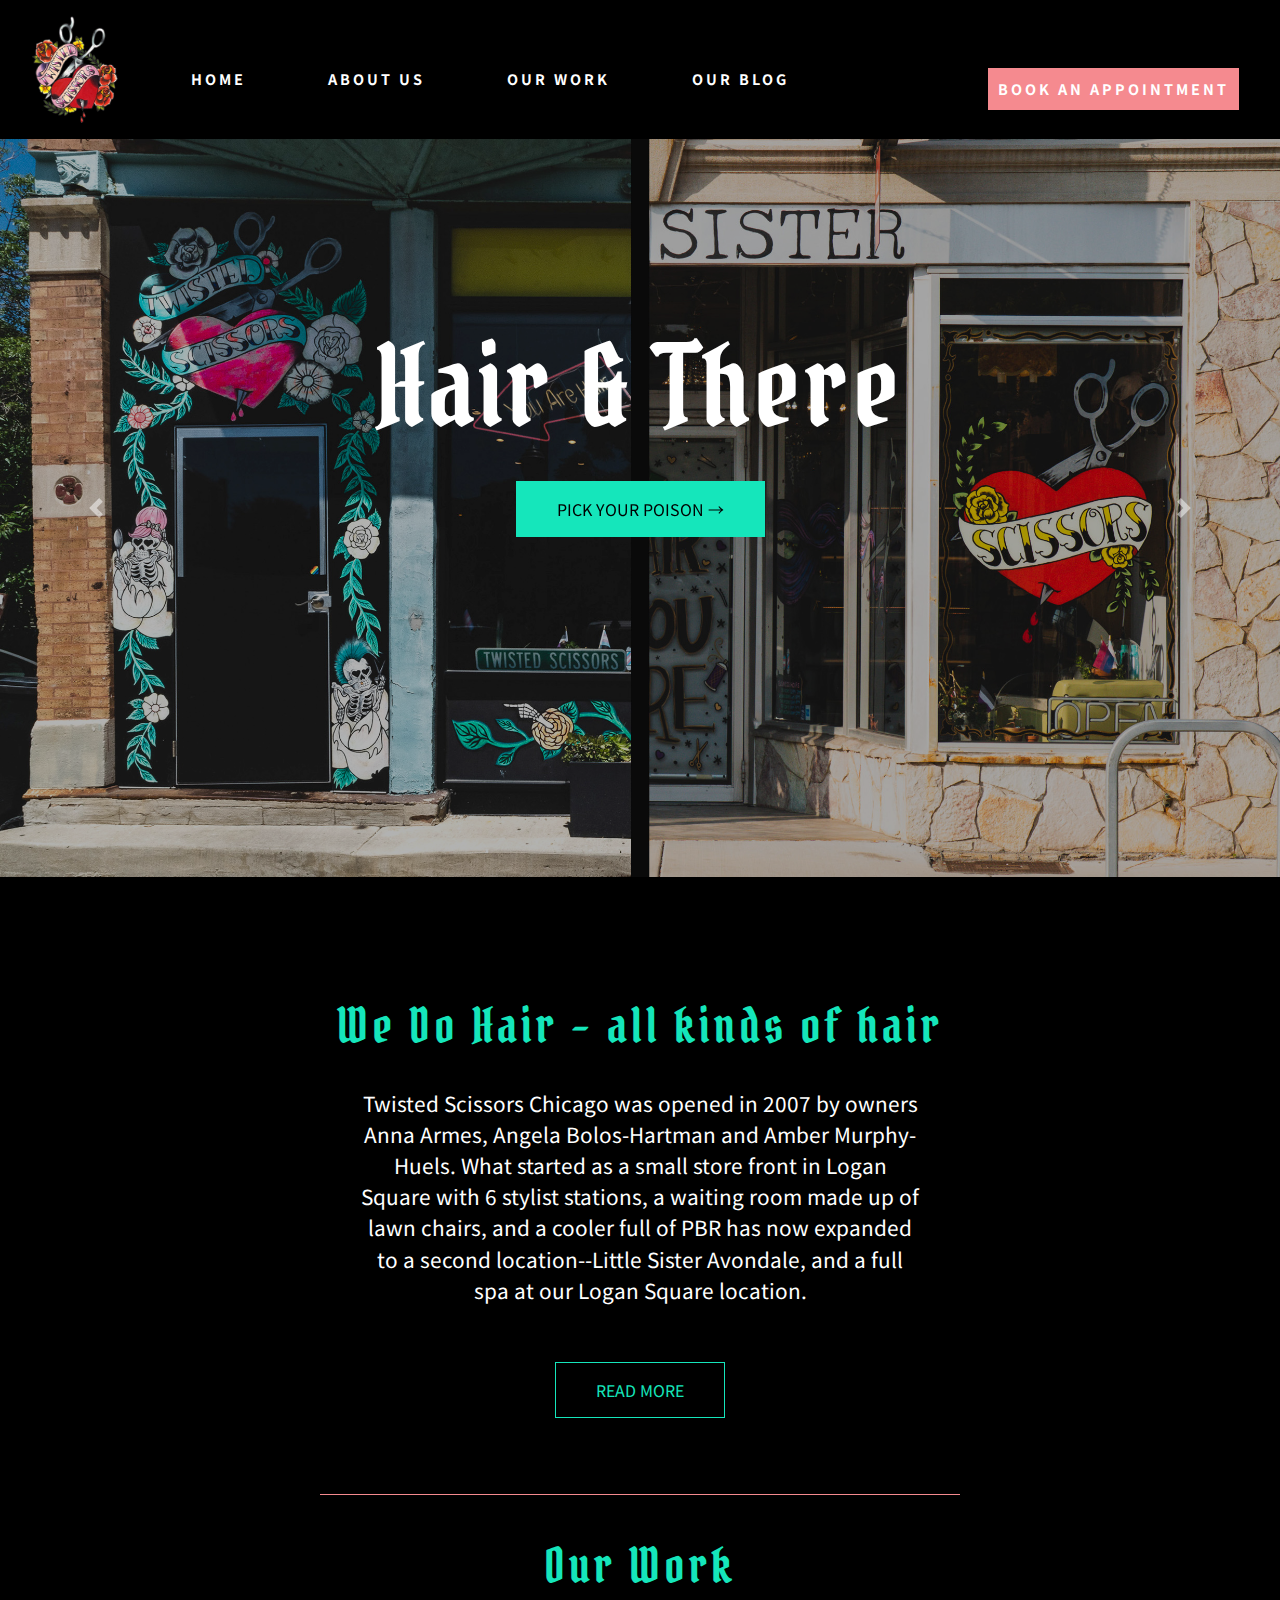
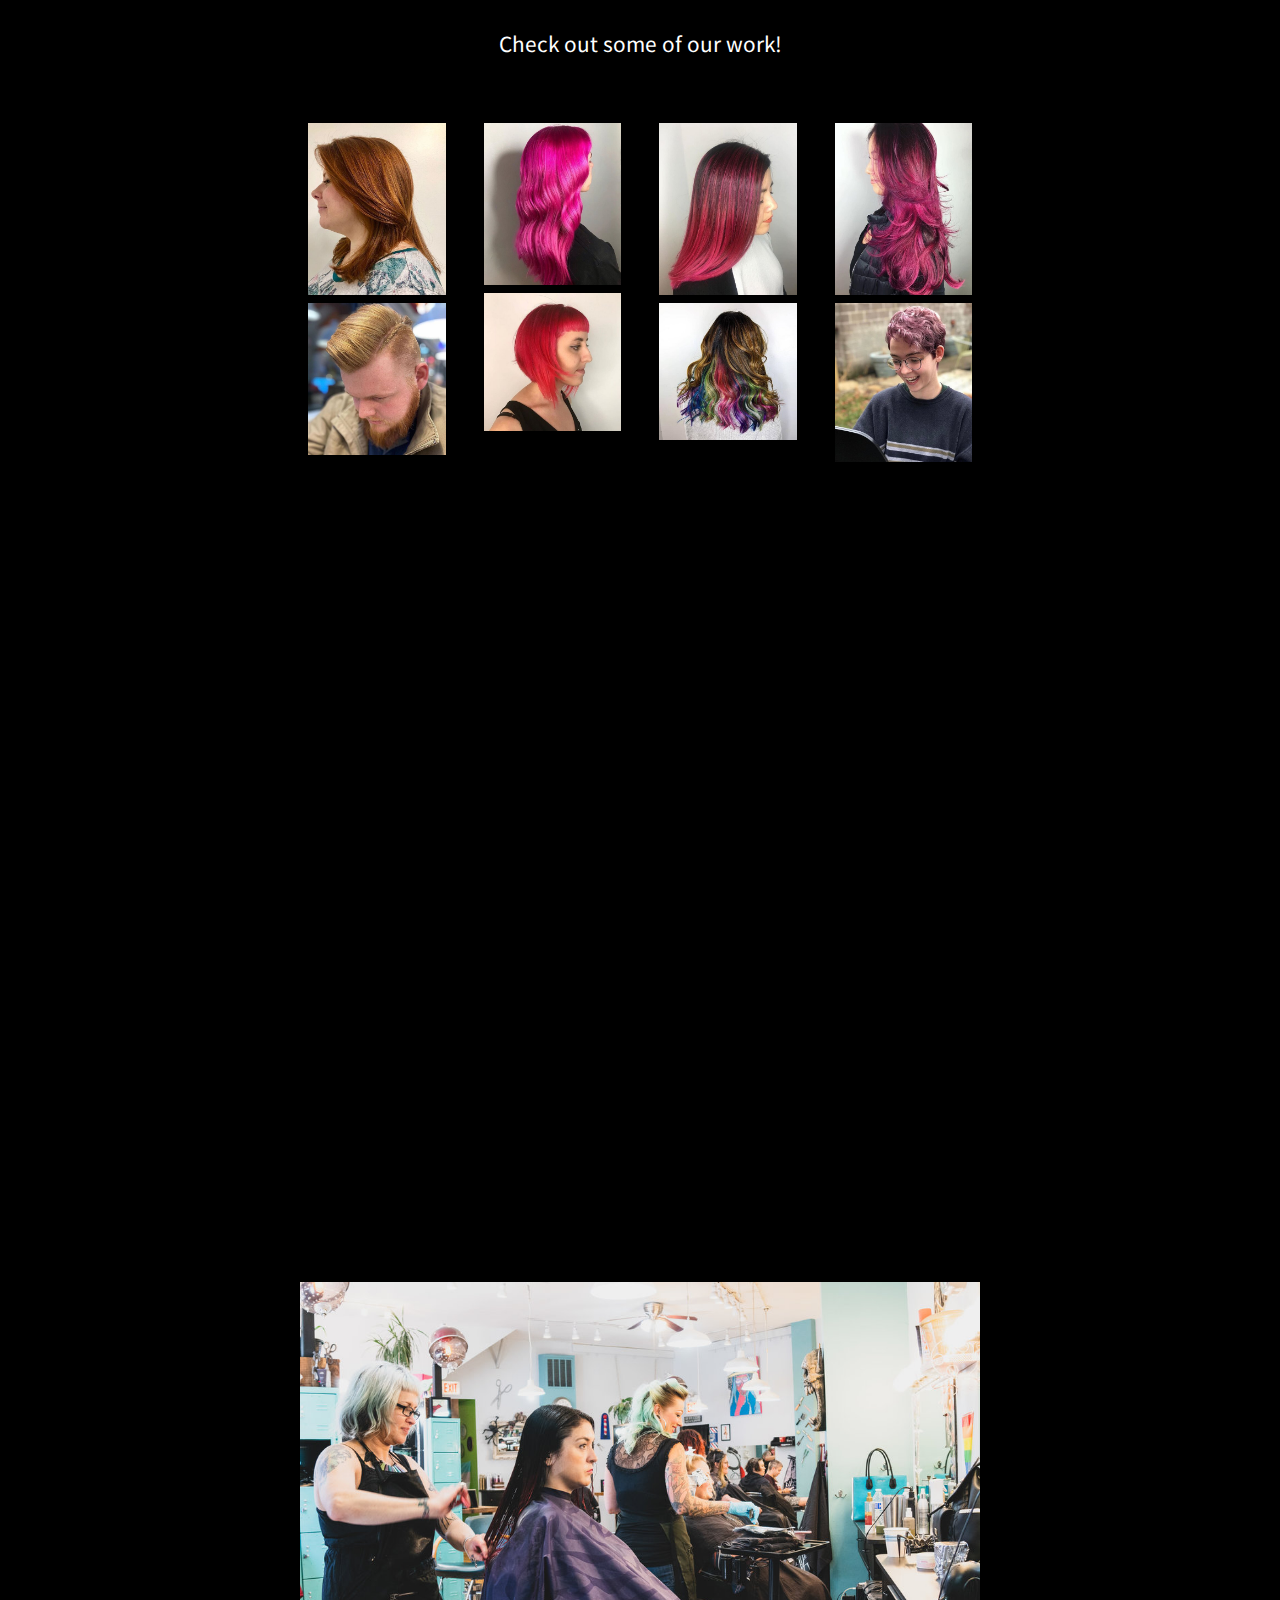
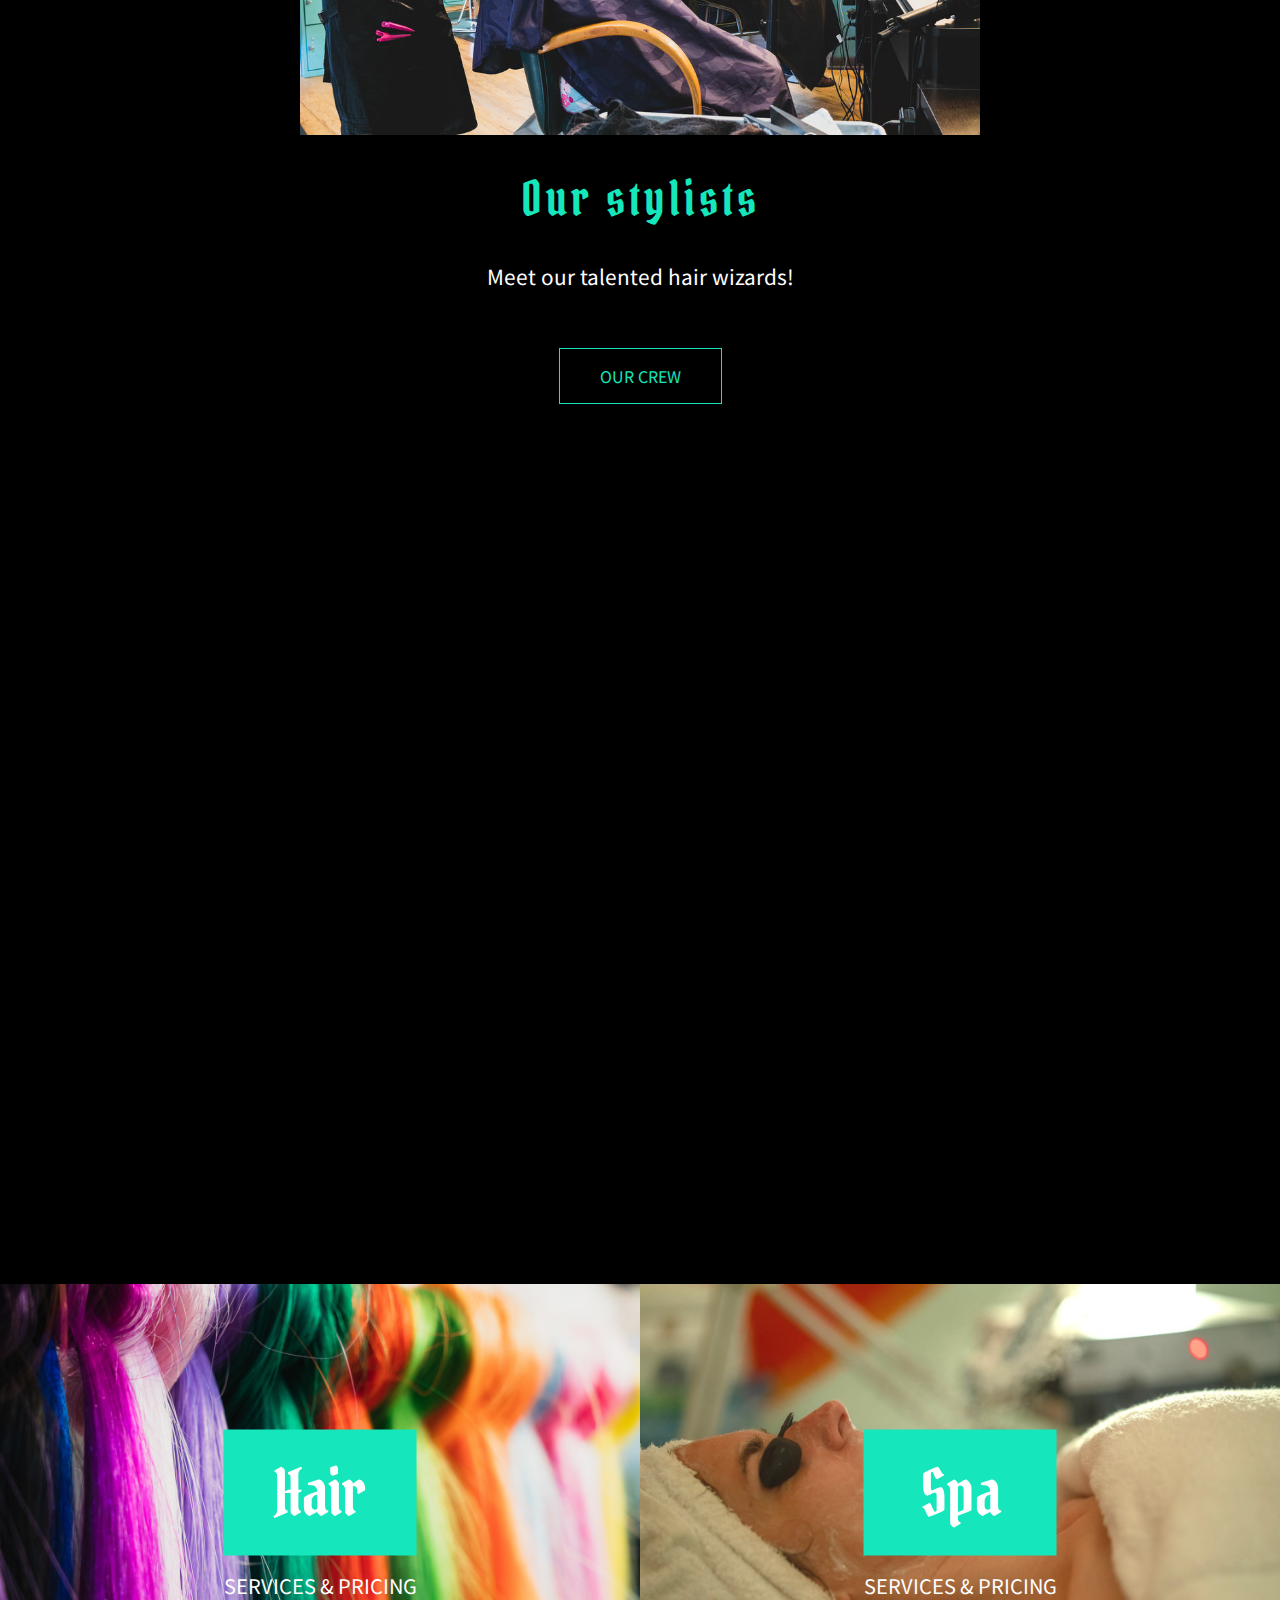
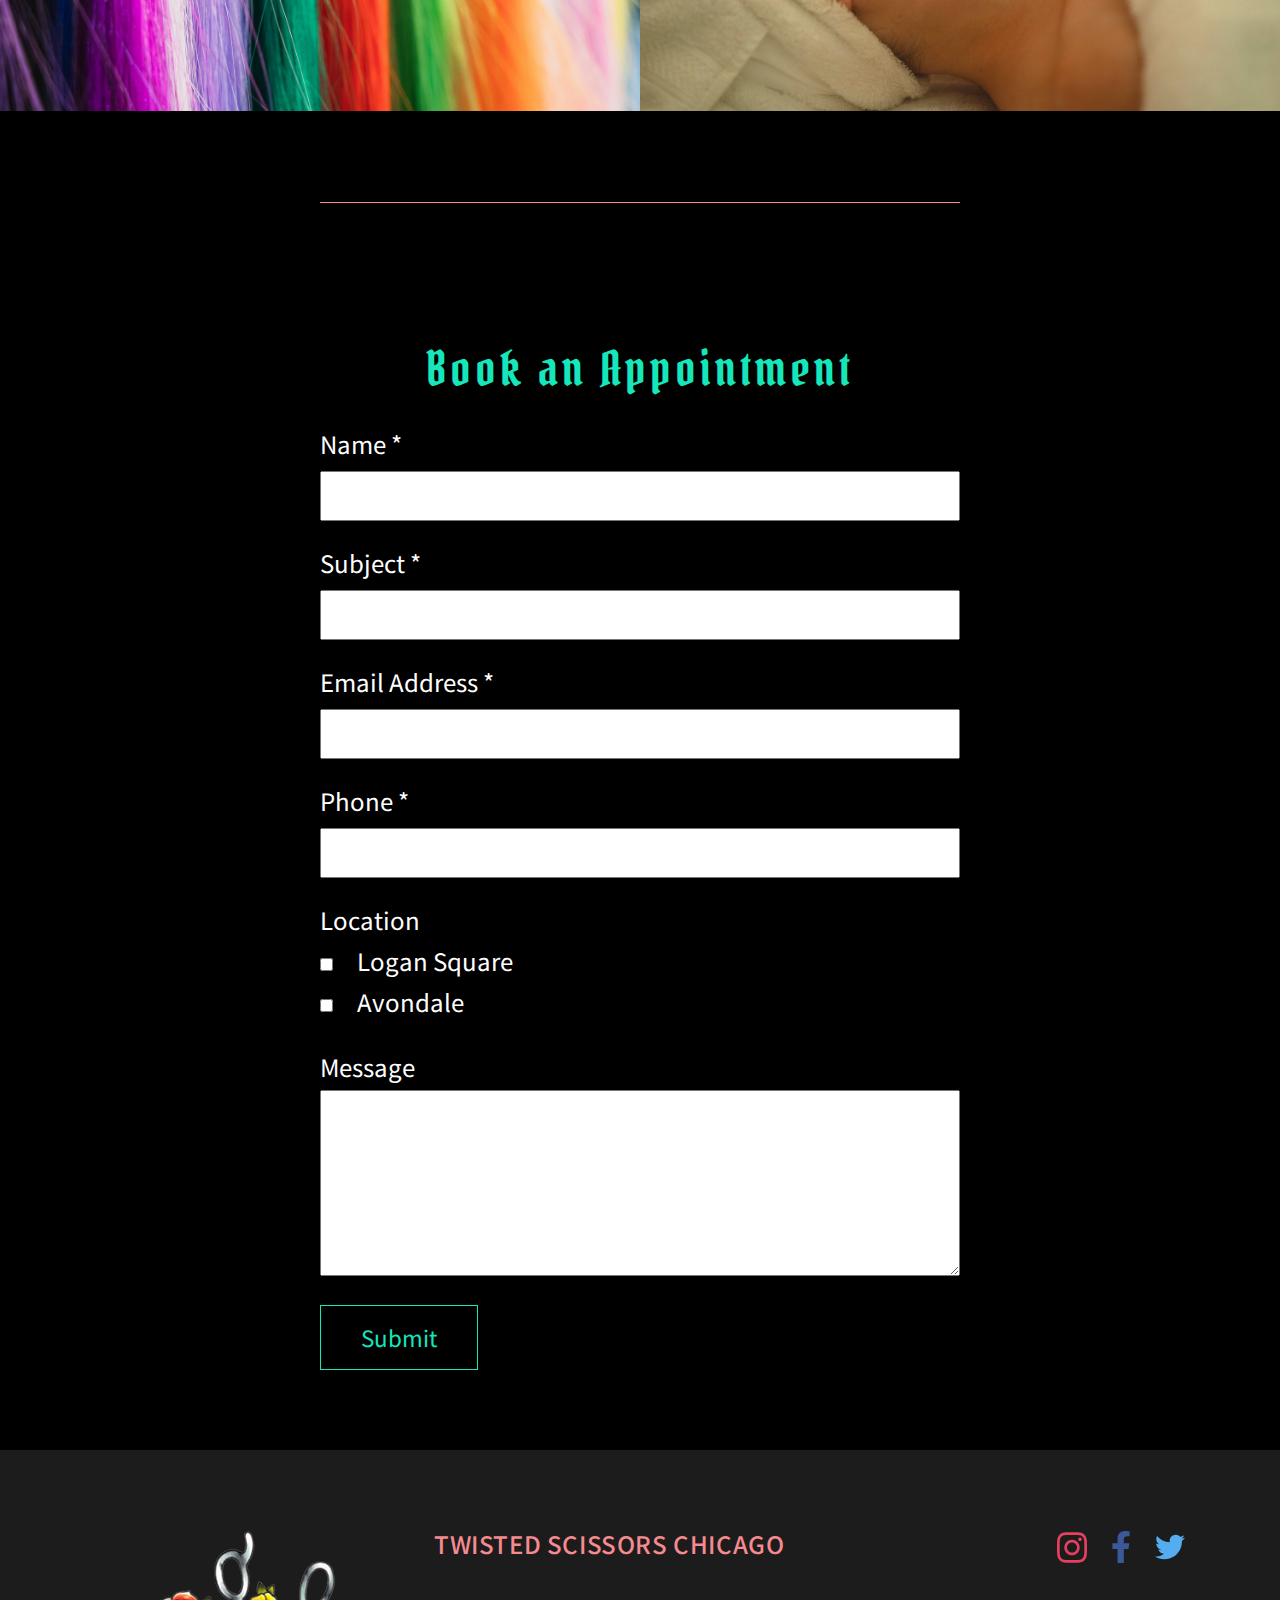
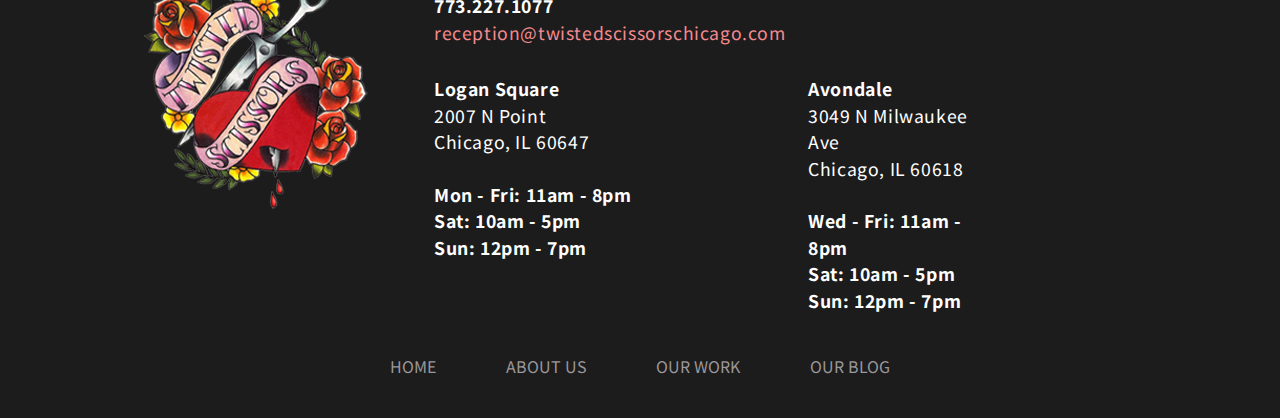
<file: index.html>
<!DOCTYPE html>
<html lang="en">
  <head>
    <meta charset="UTF-8" />
    <meta name="viewport" content="width=device-width, initial-scale=1.0" />
    <link rel="stylesheet" href="https://maxcdn.bootstrapcdn.com/bootstrap/4.5.2/css/bootstrap.min.css" />
    <link rel="stylesheet" href="./styles.css" />
    <title>Hair Salon</title>
  </head>
  <body>
    <header>
      <div class="nav-container">
        <nav>
          <div class="menu-toggle" id="mobile-menu">
            <span class="bar"></span>
            <span class="bar"></span>
            <span class="bar"></span>
          </div>
          <div class="nav-menu">
            <a href="./index.html"><img src="./images/logo.png" class="logo" alt="twisted scissors logo" /></a>
            <a class="nav-link" href="./index.html">Home</a>
            <a class="nav-link" href="./about/about.html">About Us</a>

            <a class="nav-link" href="./gallery/gallery.html">Our Work</a>
            <a class="nav-link" href="./blog/blog.html">Our Blog</a>
            <a class="nav-link nav-button" href="./contact/contact.html"><button class="contact">Book An Appointment</button></a>
          </div>
        </nav>
      </div>
    </header>
    <main>
      <!-- <div class="text">
        <h1>Hair & There</h1>
        <a class="text-link">PICK YOUR POISON →</a>
      </div> -->

      <div id="demo" class="carousel slide" data-ride="carousel">
        <div class="carousel-inner">
          <div class="carousel-item active">
            <img src="./images/shop.jpg" alt="A photo of our shops" width="1100" height="500" />
            <div class="carousel-caption">
              <h1 class="caption-title">Hair & There</h1>
              <a class="text-link"><button>PICK YOUR POISON →</button></a>
            </div>
          </div>
          <div class="carousel-item">
            <img src="./images/Hairapy.jpg" alt="One-on-One Hairapy" width="1100" height="500" />
            <div class="carousel-caption">
              <h1 class="caption-title">One-on-One Hairapy</h1>
              <a class="text-link"><button>THE DOCTOR IS IN →</button></a>
            </div>
          </div>
          <div class="carousel-item">
            <img src="./images/shave.jpg" alt="Shave And A Haircut?" width="1100" height="500" />
            <div class="carousel-caption">
              <h1 class="caption-title">Shave And A Haircut?</h1>
              <a class="text-link"><button>2 BITS →</button></a>
            </div>
          </div>
          <div class="carousel-item">
            <img src="./images/beautiful.jpg" alt="It Hurts To Be Beautiful" width="1100" height="500" />
            <div class="carousel-caption">
              <h1 class="caption-title">It Hurts To Be Beautiful</h1>
              <a class="text-link"><button>BUT WE EASE THE PAIN →</button></a>
            </div>
          </div>
        </div>

        <!-- Left and right controls -->
        <a class="carousel-control-prev" href="#demo" data-slide="prev">
          <span class="carousel-control-prev-icon"></span>
        </a>
        <a class="carousel-control-next" href="#demo" data-slide="next">
          <span class="carousel-control-next-icon"></span>
        </a>
      </div>

      <div class="bio">
        <h1 class="bio-title">We Do Hair – all kinds of hair</h1>
        <p class="bio-text">Twisted Scissors Chicago was opened in 2007 by owners Anna Armes, Angela Bolos-Hartman and Amber Murphy-Huels. What started as a small store front in Logan Square with 6 stylist stations, a waiting room made up of lawn chairs, and a cooler full of PBR has now expanded to a second location--Little Sister Avondale, and a full spa at our Logan Square location.</p>
        <a href="./about/about.html"><button>READ MORE</button></a>
      </div>
      <hr />
      <div class="work-gallery">
        <h1 class="bio-title">Our Work</h1>
        <p class="bio-text">Check out some of our work!</p>
        <div class="gallery">
          <div class="row">
            <div class="column">
              <div class="container">
                <img class="image" src="./images/gal-1.jpeg" alt="" />
              </div>
              <div class="container">
                <img class="image" src="./images/gal-2.jpeg" alt="" />
              </div>
            </div>
            <div class="column">
              <div class="container">
                <img class="image" src="./images/gal-3.jpeg" alt="" />
              </div>
              <div class="container">
                <img class="image" src="./images/gal-4.jpeg" alt="" />
              </div>
            </div>
            <div class="column">
              <div class="container">
                <img class="image" src="./images/gal-5.jpeg" alt="" />
              </div>
              <div class="container">
                <img class="image" src="./images/gal-6.jpeg" alt="" />
              </div>
            </div>
            <div class="column">
              <div class="container">
                <img class="image" src="./images/gal-7.jpeg" alt="" />
              </div>
              <div class="container">
                <img class="image" src="./images/gal-8.jpeg" alt="" />
              </div>
            </div>
          </div>
        </div>
      </div>
      <div class="parallax tattoo"><img alt="" /></div>
      <div class="bio">
        <img src="./images/cutters.jpg" alt="" />
        <h1 class="bio-title">Our stylists</h1>
        <p class="bio-text">Meet our talented hair wizards!</p>
        <a href="./gallery/gallery.html"><button>OUR CREW</button></a>
      </div>
      <div class="parallax windows"><img /></div>
      <div class="services">
        <div class="service-row">
          <img src="./images/Hair.jpg" alt="" />

          <div class="overlay-text"><button>Hair</button>SERVICES & PRICING</div>
        </div>
        <div class="service-row">
          <img src="./images/Spa.jpg" alt="" />

          <div class="overlay-text"><button>Spa</button>SERVICES & PRICING</div>
        </div>
      </div>
      <hr />
      <div class="contact-form-main">
        <h1 class="bio-title">Book an Appointment</h1>
        <div class="contact-form">
          <form action="#" method="GET" enctype="multipart/form-data">
            <div>
              <label class="title" for="name">Name *</label><br />
              <input class="form-text" type="name" name="name" id="name" required />
            </div>
            <br />
            <div>
              <label class="title" for="subject">Subject *</label><br />
              <input class="form-text" type="subject" name="subject" id="subject" />
            </div>
            <br />
            <div>
              <label class="title" for="email">Email Address *</label><br />
              <input class="form-text" type="email" name="email" id="email" />
            </div>
            <br />
            <div>
              <label class="title" for="phone">Phone *</label><br />
              <input class="form-text" type="phone" name="phone" id="phone" />
            </div>

            <br />
            <div>
              <label class="title" for="date">Location</label><br />
              <input type="checkbox" value="Classmate" /> <label for="classmate">Logan Square</label> <br />
              <input type="checkbox" value="Resume Submission" /> <label for="Resume Submission">Avondale</label>
            </div>
            <br />
            <div>
              <label class="title" for="age">Message</label><br />
              <textarea type="textarea" name="comments" id="comments" min="20" max="500" step="5" cols="30" rows="5"></textarea>
            </div>
            <br />
            <div class="buttons home-submit"><button class="submit" type="submit">Submit</button><br /></div>
          </form>
        </div>
      </div>
      <footer>
        <div class="footer-row">
          <div class="footer-logo"><img src="./images/logo.png" class="" alt="twisted scissors logo" /></div>
          <div class="contact-col">
            <div class="footer-title">
              <h4>TWISTED SCISSORS CHICAGO</h4>
              <br /><strong>773.227.1077</strong> <br /><a href="mailto:reception@twistedscissorschicago.com">reception@twistedscissorschicago.com</a>
            </div>
            <div class="logan">
              <strong>Logan Square</strong><br />
              2007 N Point<br />
              Chicago, IL 60647<br /><br />

              <strong
                >Mon - Fri: 11am - 8pm<br />
                Sat: 10am - 5pm<br />
                Sun: 12pm - 7pm</strong
              >
            </div>

            <div class="avondale">
              <strong>Avondale</strong><br />
              3049 N Milwaukee Ave<br />
              Chicago, IL 60618<br /><br />

              <strong
                >Wed - Fri: 11am - 8pm<br />
                Sat: 10am - 5pm<br />
                Sun: 12pm - 7pm</strong
              >
            </div>
          </div>
          <div class="social">
            <a href="https://www.instagram.com/twistedscissorschicago/"><img src="./images/instagram-brands.svg" /></a>
            <a href="https://www.facebook.com/TwistedScissorsChicago/"><img class="facebook" src="./images/facebook-f-brands.svg" /></a>
            <a href="https://twitter.com/twistedscissor5?lang=en"><img src="./images/twitter-brands.svg" /></a>
          </div>
        </div>
        <div class="footer-nav">
          <a href="./index.html">HOME</a>
          <a href="./about/about.html">ABOUT US</a>
          <a href="./gallery/gallery.html">OUR WORK</a>
          <a href="./blog/blog.html">OUR BLOG</a>
        </div>
      </footer>
    </main>
    <script src="https://ajax.googleapis.com/ajax/libs/jquery/3.5.1/jquery.min.js"></script>
    <script src="https://cdnjs.cloudflare.com/ajax/libs/popper.js/1.16.0/umd/popper.min.js"></script>
    <script src="https://maxcdn.bootstrapcdn.com/bootstrap/4.5.2/js/bootstrap.min.js"></script>
    <script src="./scripts.js"></script>
  </body>
</html>
</file>
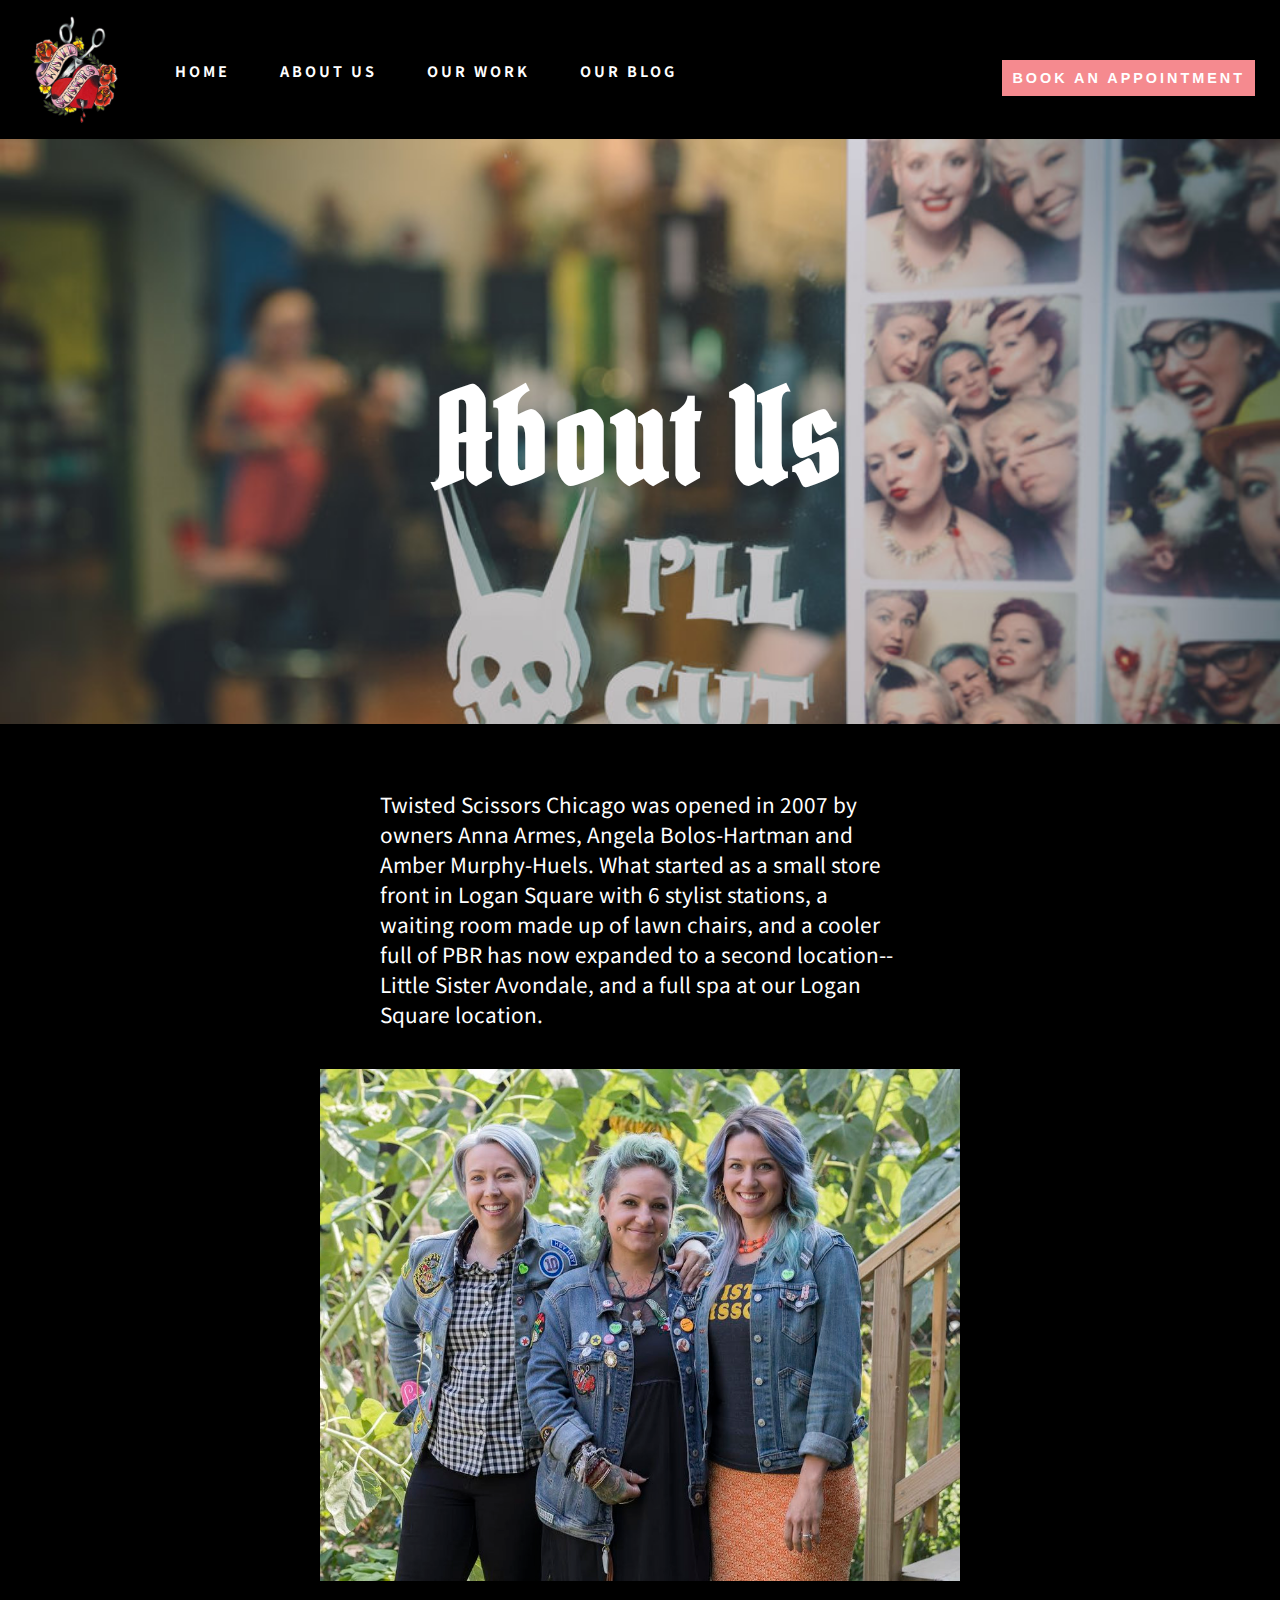
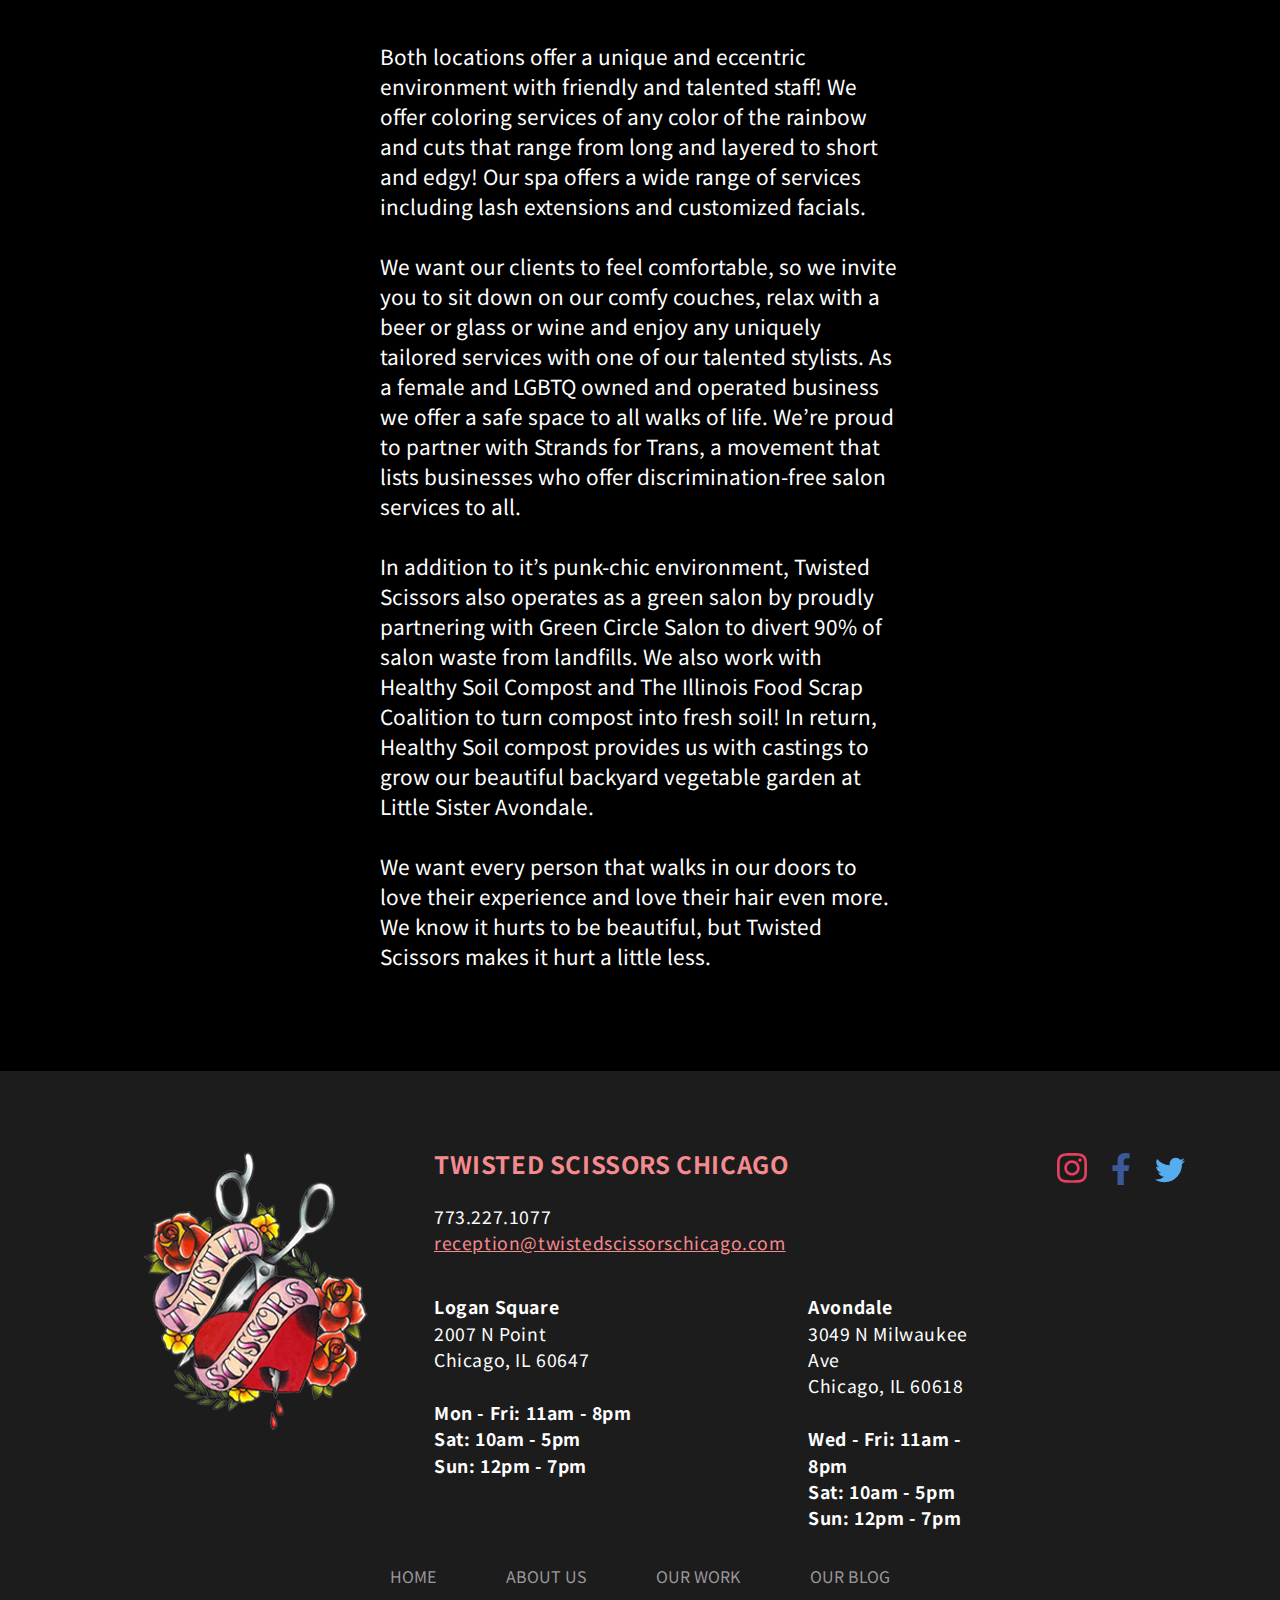
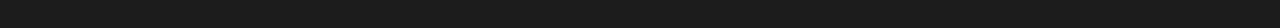
<file: about/about.html>
<!DOCTYPE html>
<html lang="en">
  <head>
    <meta charset="UTF-8" />
    <meta name="viewport" content="width=device-width, initial-scale=1.0" />
    <link rel="stylesheet" href="../styles.css" />
    <link rel="stylesheet" href="./about-styles.css" />
    <title>About</title>
  </head>
  <body>
    <header>
      <div class="nav-container">
        <nav>
          <div class="menu-toggle" id="mobile-menu">
            <span class="bar"></span>
            <span class="bar"></span>
            <span class="bar"></span>
          </div>
          <div class="nav-menu">
            <img src="../images/logo.png" class="logo" alt="Twisted Scissors Logo" />
            <a class="nav-link" href="../index.html">Home</a>
            <a class="nav-link" href="../about/about.html">About Us</a>

            <a class="nav-link" href="../gallery/gallery.html">Our Work</a>
            <a class="nav-link" href="../blog/blog.html">Our Blog</a>
            <a class="nav-link nav-button" href="../getintouch/contact.html"><button class="contact">Book An Appointment</button></a>
          </div>
        </nav>
      </div>
    </header>
    <main>
      <div class="text">
        <h1>About Us</h1>
      </div>
      <div class="index-gallery"></div>
      <div class="bio">
        <p class="bio-text">Twisted Scissors Chicago was opened in 2007 by owners Anna Armes, Angela Bolos-Hartman and Amber Murphy-Huels. What started as a small store front in Logan Square with 6 stylist stations, a waiting room made up of lawn chairs, and a cooler full of PBR has now expanded to a second location--Little Sister Avondale, and a full spa at our Logan Square location.</p>
        <img src="../images/garden.jpg" alt="" />
        <p class="bio-text">
          Both locations offer a unique and eccentric environment with friendly and talented staff! We offer coloring services of any color of the rainbow and cuts that range from long and layered to short and edgy! Our spa offers a wide range of services including lash extensions and customized facials.
          <br /><br />
          We want our clients to feel comfortable, so we invite you to sit down on our comfy couches, relax with a beer or glass or wine and enjoy any uniquely tailored services with one of our talented stylists. As a female and LGBTQ owned and operated business we offer a safe space to all walks of life. We’re proud to partner with Strands for Trans, a movement that lists businesses who offer discrimination-free salon services to all.
          <br /><br />
          In addition to it’s punk-chic environment, Twisted Scissors also operates as a green salon by proudly partnering with Green Circle Salon to divert 90% of salon waste from landfills. We also work with Healthy Soil Compost and The Illinois Food Scrap Coalition to turn compost into fresh soil! In return, Healthy Soil compost provides us with castings to grow our beautiful backyard vegetable garden at Little Sister Avondale.
          <br /><br />
          We want every person that walks in our doors to love their experience and love their hair even more. We know it hurts to be beautiful, but Twisted Scissors makes it hurt a little less.
        </p>
      </div>
      <footer>
        <div class="footer-row">
          <div class="footer-logo"><img src="../images/logo.png" class="" alt="twisted scissors logo" /></div>
          <div class="contact-col">
            <div class="footer-title">
              <h4>TWISTED SCISSORS CHICAGO</h4>
              <br />773.227.1077 <br /><a href="mailto:reception@twistedscissorschicago.com">reception@twistedscissorschicago.com</a>
            </div>
            <div class="logan">
              <strong>Logan Square</strong><br />
              2007 N Point<br />
              Chicago, IL 60647<br /><br />

              <strong
                >Mon - Fri: 11am - 8pm<br />
                Sat: 10am - 5pm<br />
                Sun: 12pm - 7pm</strong
              >
            </div>

            <div class="avondale">
              <strong>Avondale</strong><br />
              3049 N Milwaukee Ave<br />
              Chicago, IL 60618<br /><br />

              <strong
                >Wed - Fri: 11am - 8pm<br />
                Sat: 10am - 5pm<br />
                Sun: 12pm - 7pm</strong
              >
            </div>
          </div>
          <div class="social">
            <a href="https://www.instagram.com/twistedscissorschicago/"><img src="../images/instagram-brands.svg" /></a>
            <a href="https://www.facebook.com/TwistedScissorsChicago/"><img class="facebook" src="../images/facebook-f-brands.svg" /></a>
            <a href="https://twitter.com/twistedscissor5?lang=en"><img src="../images/twitter-brands.svg" /></a>
          </div>
        </div>
        <div class="footer-nav">
          <a href="../index.html">HOME</a>
          <a href="../about/about.html">ABOUT US</a>
          <a href="../gallery/gallery.html">OUR WORK</a>
          <a href="../blog/blog.html">OUR BLOG</a>
        </div>
      </footer>
    </main>
    <script src="../scripts.js"></script>
  </body>
</html>
</file>
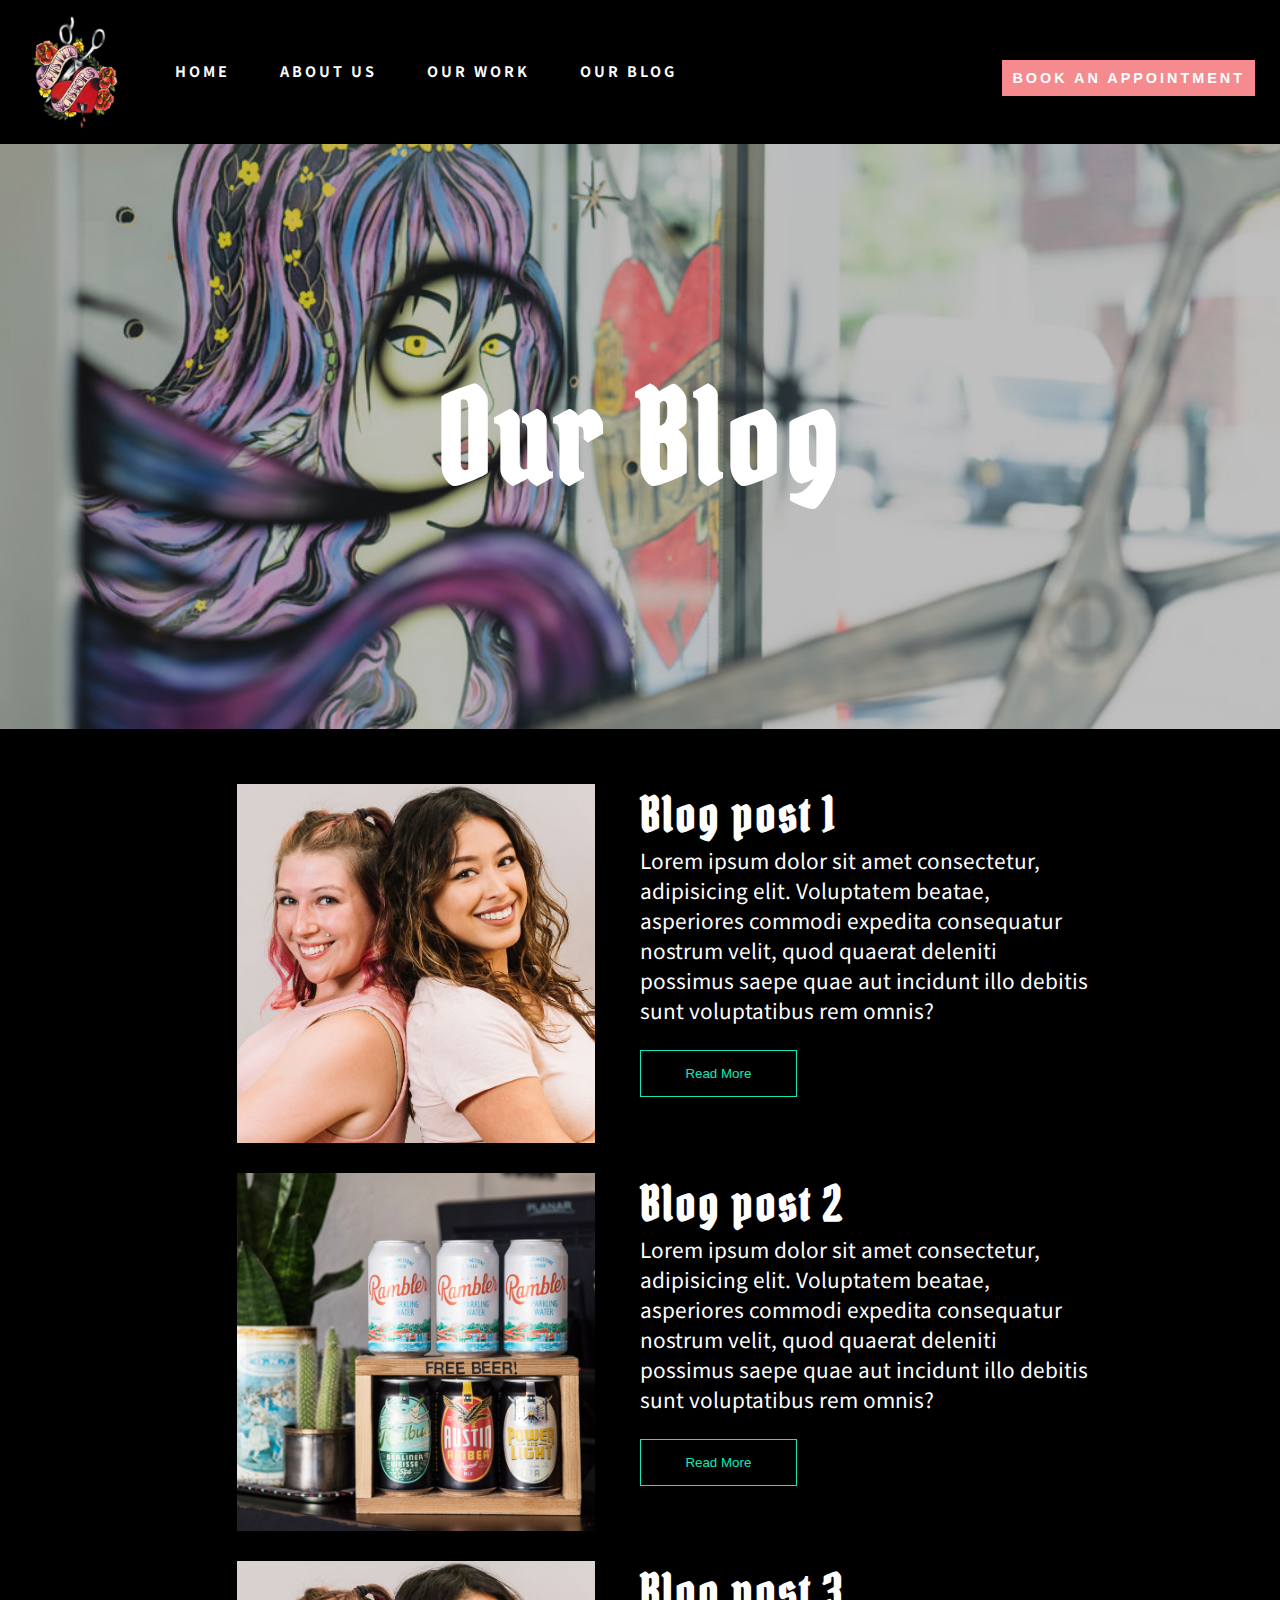
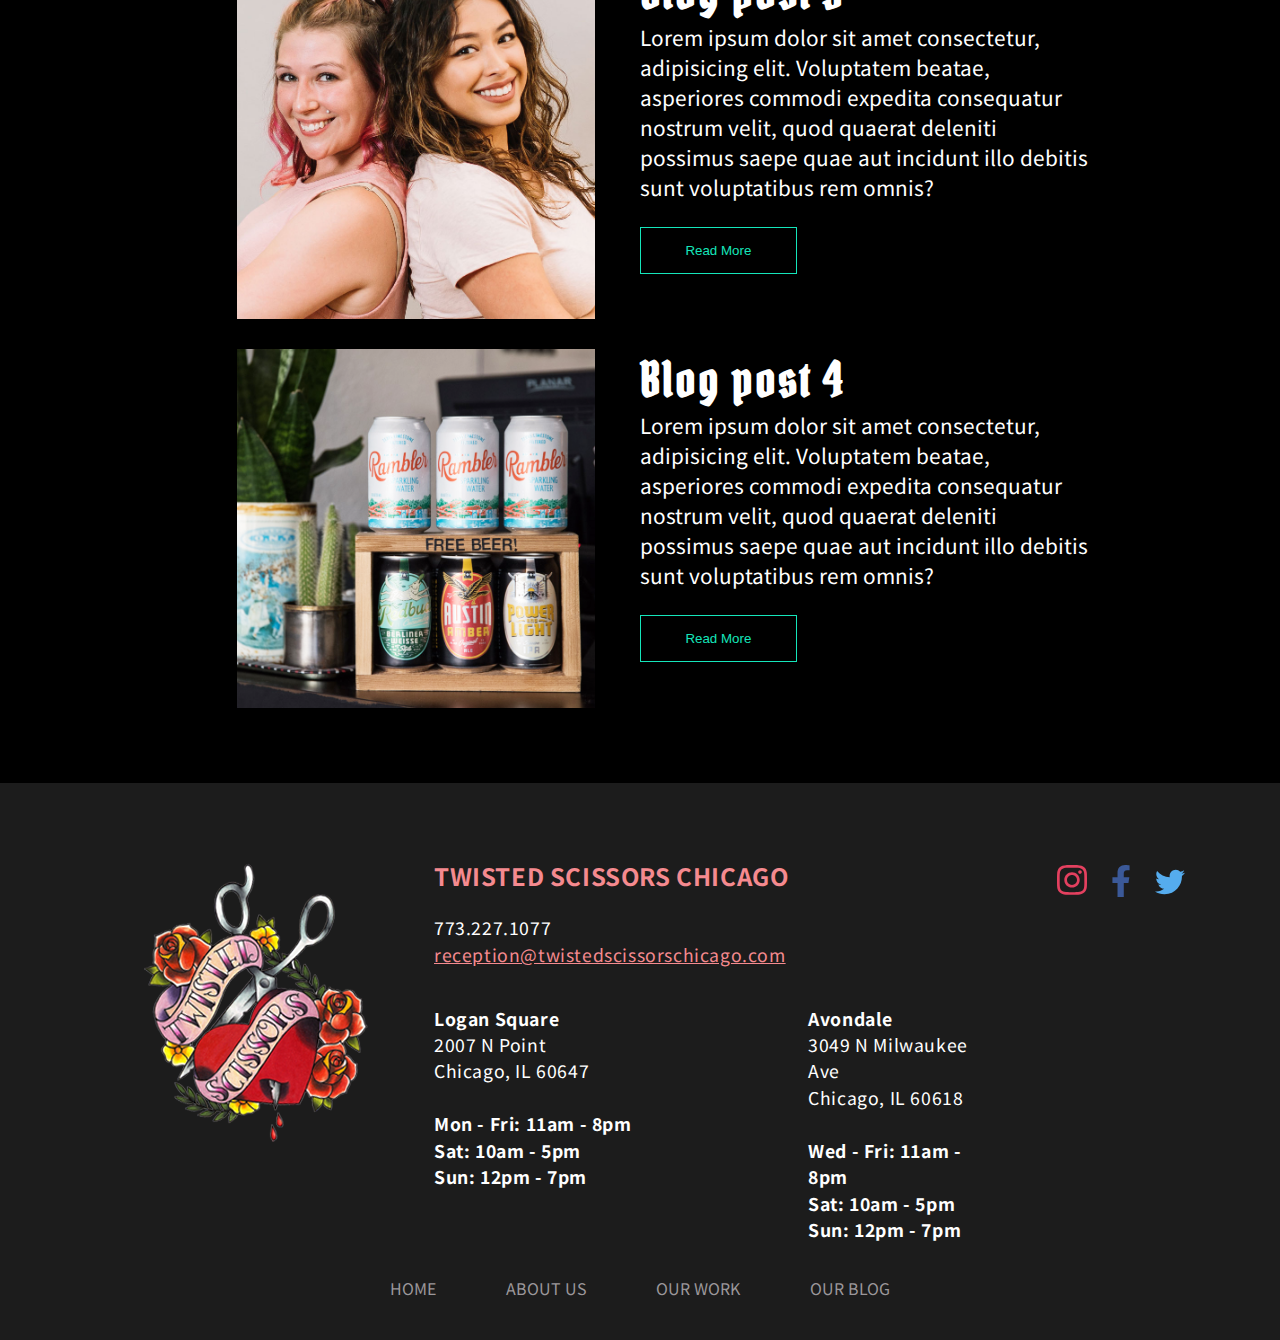
<file: blog/blog.html>
<!DOCTYPE html>
<html lang="en">
  <head>
    <meta charset="UTF-8" />
    <meta name="viewport" content="width=device-width, initial-scale=1.0" />
    <link rel="stylesheet" href="../styles.css" />
    <link rel="stylesheet" href="./blog-styles.css" />
    <title>About</title>
  </head>
  <body>
    <header>
      <div class="nav-container">
        <nav>
          <div class="menu-toggle" id="mobile-menu">
            <span class="bar"></span>
            <span class="bar"></span>
            <span class="bar"></span>
          </div>
          <div class="nav-menu">
            <a href="../index.html"><img src="../images/logo.png" class="logo" alt="twisted scissors logo" /></a>
            <a class="nav-link" href="../index.html">Home</a>
            <a class="nav-link" href="../about/about.html">About Us</a>

            <a class="nav-link" href="../gallery/gallery.html">Our Work</a>
            <a class="nav-link" href="./blog.html">Our Blog</a>
            <a class="nav-link nav-button" href="../contact/contact.html"><button class="contact">Book An Appointment</button></a>
          </div>
        </nav>
      </div>
    </header>
    <main>
      <div class="text">
        <h1>Our Blog</h1>
      </div>
      <div class="index-gallery"></div>
      <div class="bio">
        <div class="blog-post">
          <img src="../images/about-box-1.jpg" alt="" />
          <div class="blog-text">
            <h2>Blog post 1</h2>
            <p>Lorem ipsum dolor sit amet consectetur, adipisicing elit. Voluptatem beatae, asperiores commodi expedita consequatur nostrum velit, quod quaerat deleniti possimus saepe quae aut incidunt illo debitis sunt voluptatibus rem omnis?</p>
            <button>Read More</button>
          </div>
        </div>
        <div class="blog-post">
          <img src="../images/beer-box.png" alt="" />
          <div class="blog-text">
            <h2>Blog post 2</h2>
            <p>Lorem ipsum dolor sit amet consectetur, adipisicing elit. Voluptatem beatae, asperiores commodi expedita consequatur nostrum velit, quod quaerat deleniti possimus saepe quae aut incidunt illo debitis sunt voluptatibus rem omnis?</p>
            <button>Read More</button>
          </div>
        </div>
        <div class="blog-post">
          <img src="../images/about-box-1.jpg" alt="" />
          <div class="blog-text">
            <h2>Blog post 3</h2>
            <p>Lorem ipsum dolor sit amet consectetur, adipisicing elit. Voluptatem beatae, asperiores commodi expedita consequatur nostrum velit, quod quaerat deleniti possimus saepe quae aut incidunt illo debitis sunt voluptatibus rem omnis?</p>
            <button>Read More</button>
          </div>
        </div>
        <div class="blog-post">
          <img src="../images/beer-box.png" alt="" />
          <div class="blog-text">
            <h2>Blog post 4</h2>
            <p>Lorem ipsum dolor sit amet consectetur, adipisicing elit. Voluptatem beatae, asperiores commodi expedita consequatur nostrum velit, quod quaerat deleniti possimus saepe quae aut incidunt illo debitis sunt voluptatibus rem omnis?</p>
            <button>Read More</button>
          </div>
        </div>
      </div>
      <footer>
        <div class="footer-row">
          <div class="footer-logo"><img src="../images/logo.png" class="" alt="twisted scissors logo" /></div>
          <div class="contact-col">
            <div class="footer-title">
              <h4>TWISTED SCISSORS CHICAGO</h4>
              <br />773.227.1077 <br /><a href="mailto:reception@twistedscissorschicago.com">reception@twistedscissorschicago.com</a>
            </div>
            <div class="logan">
              <strong>Logan Square</strong><br />
              2007 N Point<br />
              Chicago, IL 60647<br /><br />

              <strong
                >Mon - Fri: 11am - 8pm<br />
                Sat: 10am - 5pm<br />
                Sun: 12pm - 7pm</strong
              >
            </div>

            <div class="avondale">
              <strong>Avondale</strong><br />
              3049 N Milwaukee Ave<br />
              Chicago, IL 60618<br /><br />

              <strong
                >Wed - Fri: 11am - 8pm<br />
                Sat: 10am - 5pm<br />
                Sun: 12pm - 7pm</strong
              >
            </div>
          </div>
          <div class="social">
            <a href="https://www.instagram.com/twistedscissorschicago/"><img src="../images/instagram-brands.svg" /></a>
            <a href="https://www.facebook.com/TwistedScissorsChicago/"><img class="facebook" src="../images/facebook-f-brands.svg" /></a>
            <a href="https://twitter.com/twistedscissor5?lang=en"><img src="../images/twitter-brands.svg" /></a>
          </div>
        </div>
        <div class="footer-nav">
          <a href="../index.html">HOME</a>
          <a href="../about/about.html">ABOUT US</a>
          <a href="../gallery/gallery.html">OUR WORK</a>
          <a href="../blog/blog.html">OUR BLOG</a>
        </div>
      </footer>
    </main>
    <script src="../scripts.js"></script>
  </body>
</html>
</file>
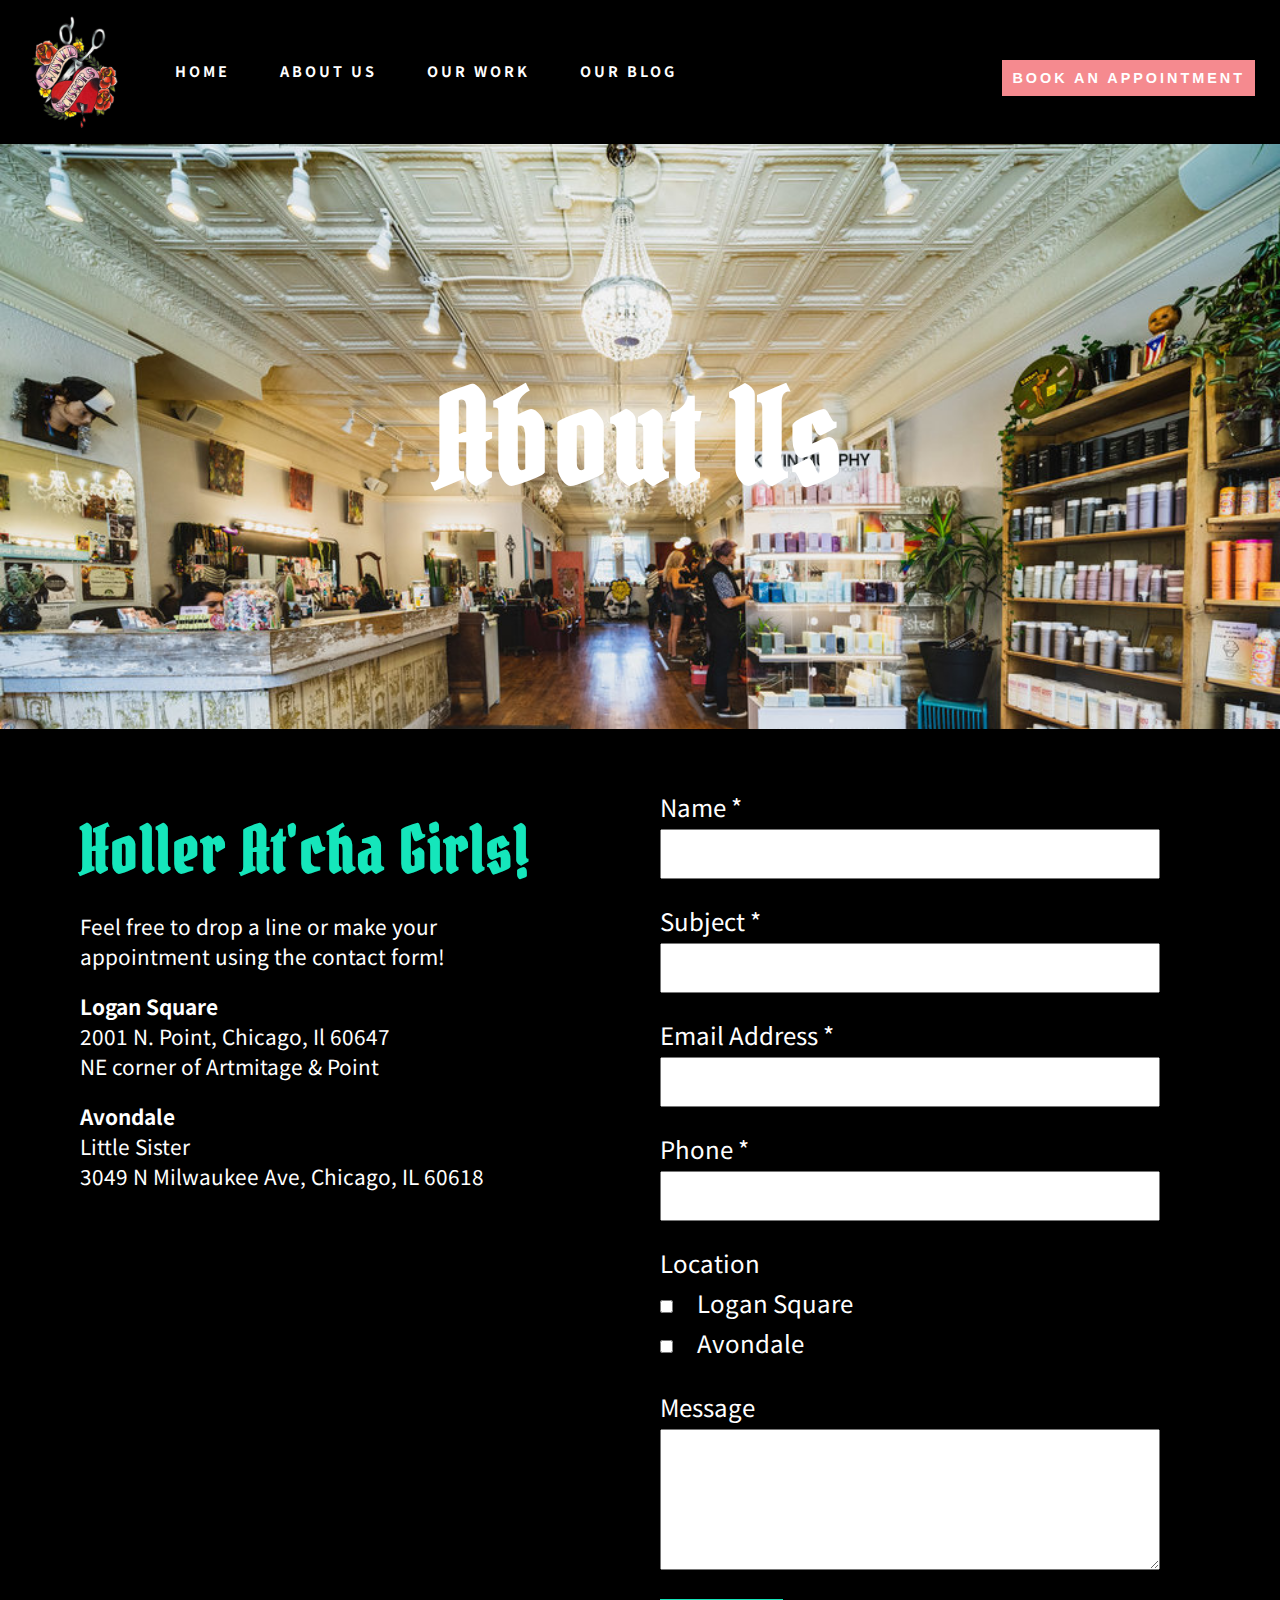
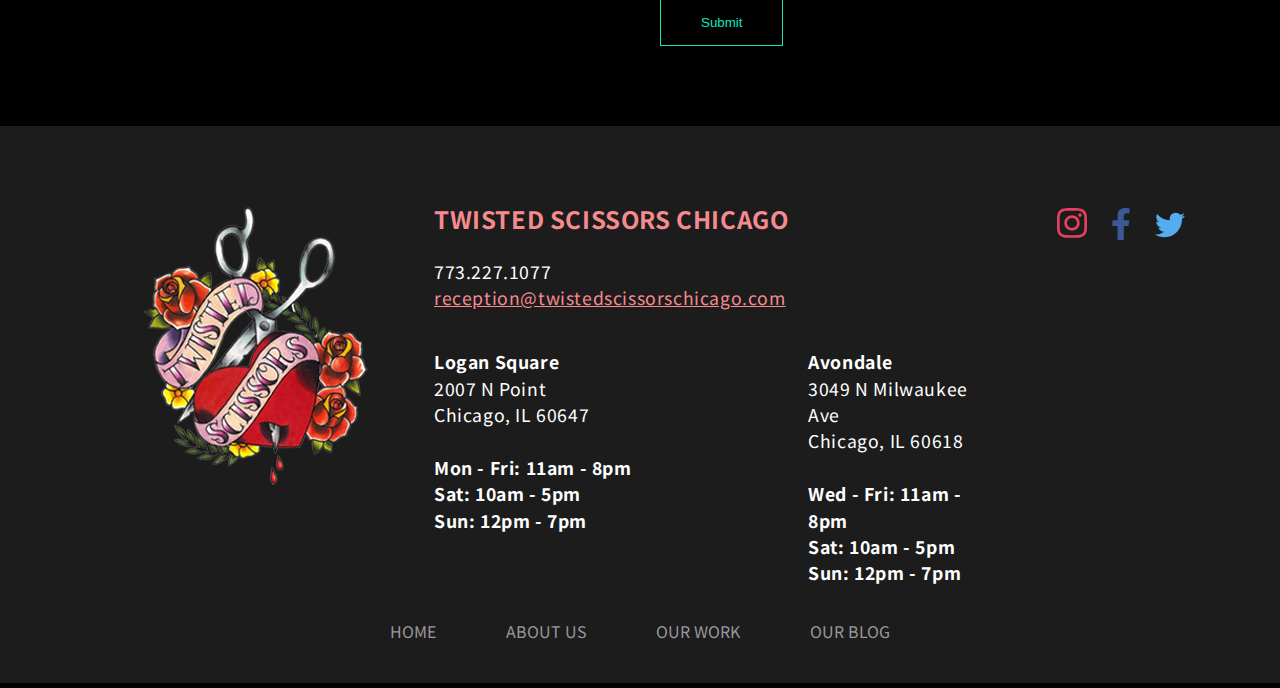
<file: contact/contact.html>
<!DOCTYPE html>
<html lang="en">
  <head>
    <meta charset="UTF-8" />
    <meta name="viewport" content="width=device-width, initial-scale=1.0" />
    <link rel="stylesheet" href="../styles.css" />
    <link rel="stylesheet" href="./contact-styles.css" />
    <title>About</title>
  </head>
  <body>
    <header>
      <div class="nav-container">
        <nav>
          <div class="menu-toggle" id="mobile-menu">
            <span class="bar"></span>
            <span class="bar"></span>
            <span class="bar"></span>
          </div>
          <div class="nav-menu">
            <a href="../index.html"><img src="../images/logo.png" class="logo" alt="twisted scissors logo" /></a>
            <a class="nav-link" href="../index.html">Home</a>
            <a class="nav-link" href="../about/about.html">About Us</a>

            <a class="nav-link" href="../gallery/gallery.html">Our Work</a>
            <a class="nav-link" href="../blog/blog.html">Our Blog</a>
            <a class="nav-link nav-button" href="./contact.html"><button class="contact">Book An Appointment</button></a>
          </div>
        </nav>
      </div>
    </header>
    <main>
      <div class="text">
        <h1>About Us</h1>
      </div>
      <div class="index-gallery"></div>
      <div class="main-container">
        <div class="locations">
          <h2>Holler At'cha Girls!</h2>
          <p>Feel free to drop a line or make your appointment using the contact form!</p>
          <p>
            <strong>Logan Square</strong><br />
            2001 N. Point, Chicago, Il 60647<br />
            NE corner of Artmitage & Point
          </p>
          <p>
            <strong>Avondale</strong><br />
            Little Sister<br />
            3049 N Milwaukee Ave, Chicago, IL 60618
          </p>
        </div>
        <div class="contact-form">
          <form action="#" method="GET" enctype="multipart/form-data">
            <div>
              <label class="title" for="name">Name *</label><br />
              <input class="form-text" type="name" name="name" id="name" required />
            </div>
            <br />
            <div>
              <label class="title" for="subject">Subject *</label><br />
              <input class="form-text" type="subject" name="subject" id="subject" />
            </div>
            <br />
            <div>
              <label class="title" for="email">Email Address *</label><br />
              <input class="form-text" type="email" name="email" id="email" />
            </div>
            <br />
            <div>
              <label class="title" for="phone">Phone *</label><br />
              <input class="form-text" type="phone" name="phone" id="phone" />
            </div>

            <br />
            <div>
              <label class="title" for="date">Location</label><br />
              <input type="checkbox" value="Classmate" /> <label for="classmate">Logan Square</label> <br />
              <input type="checkbox" value="Resume Submission" /> <label for="Resume Submission">Avondale</label>
            </div>
            <br />
            <div>
              <label class="title" for="age">Message</label><br />
              <textarea type="textarea" name="comments" id="comments" min="20" max="500" step="5" cols="30" rows="5"></textarea>
            </div>
            <br />
            <div class="buttons"><button class="submit" type="submit">Submit</button><br /></div>
          </form>
        </div>
      </div>
      <footer>
        <div class="footer-row">
          <div class="footer-logo"><img src="../images/logo.png" class="" alt="twisted scissors logo" /></div>
          <div class="contact-col">
            <div class="footer-title">
              <h4>TWISTED SCISSORS CHICAGO</h4>
              <br />773.227.1077 <br /><a href="mailto:reception@twistedscissorschicago.com">reception@twistedscissorschicago.com</a>
            </div>
            <div class="logan">
              <strong>Logan Square</strong><br />
              2007 N Point<br />
              Chicago, IL 60647<br /><br />

              <strong
                >Mon - Fri: 11am - 8pm<br />
                Sat: 10am - 5pm<br />
                Sun: 12pm - 7pm</strong
              >
            </div>

            <div class="avondale">
              <strong>Avondale</strong><br />
              3049 N Milwaukee Ave<br />
              Chicago, IL 60618<br /><br />

              <strong
                >Wed - Fri: 11am - 8pm<br />
                Sat: 10am - 5pm<br />
                Sun: 12pm - 7pm</strong
              >
            </div>
          </div>
          <div class="social">
            <a href="https://www.instagram.com/twistedscissorschicago/"><img src="../images/instagram-brands.svg" /></a>
            <a href="https://www.facebook.com/TwistedScissorsChicago/"><img class="facebook" src="../images/facebook-f-brands.svg" /></a>
            <a href="https://twitter.com/twistedscissor5?lang=en"><img src="../images/twitter-brands.svg" /></a>
          </div>
        </div>
        <div class="footer-nav">
          <a href="../index.html">HOME</a>
          <a href="../about/about.html">ABOUT US</a>
          <a href="../gallery/gallery.html">OUR WORK</a>
          <a href="../blog/blog.html">OUR BLOG</a>
        </div>
      </footer>
    </main>
    <script src="../scripts.js"></script>
  </body>
</html>
</file>
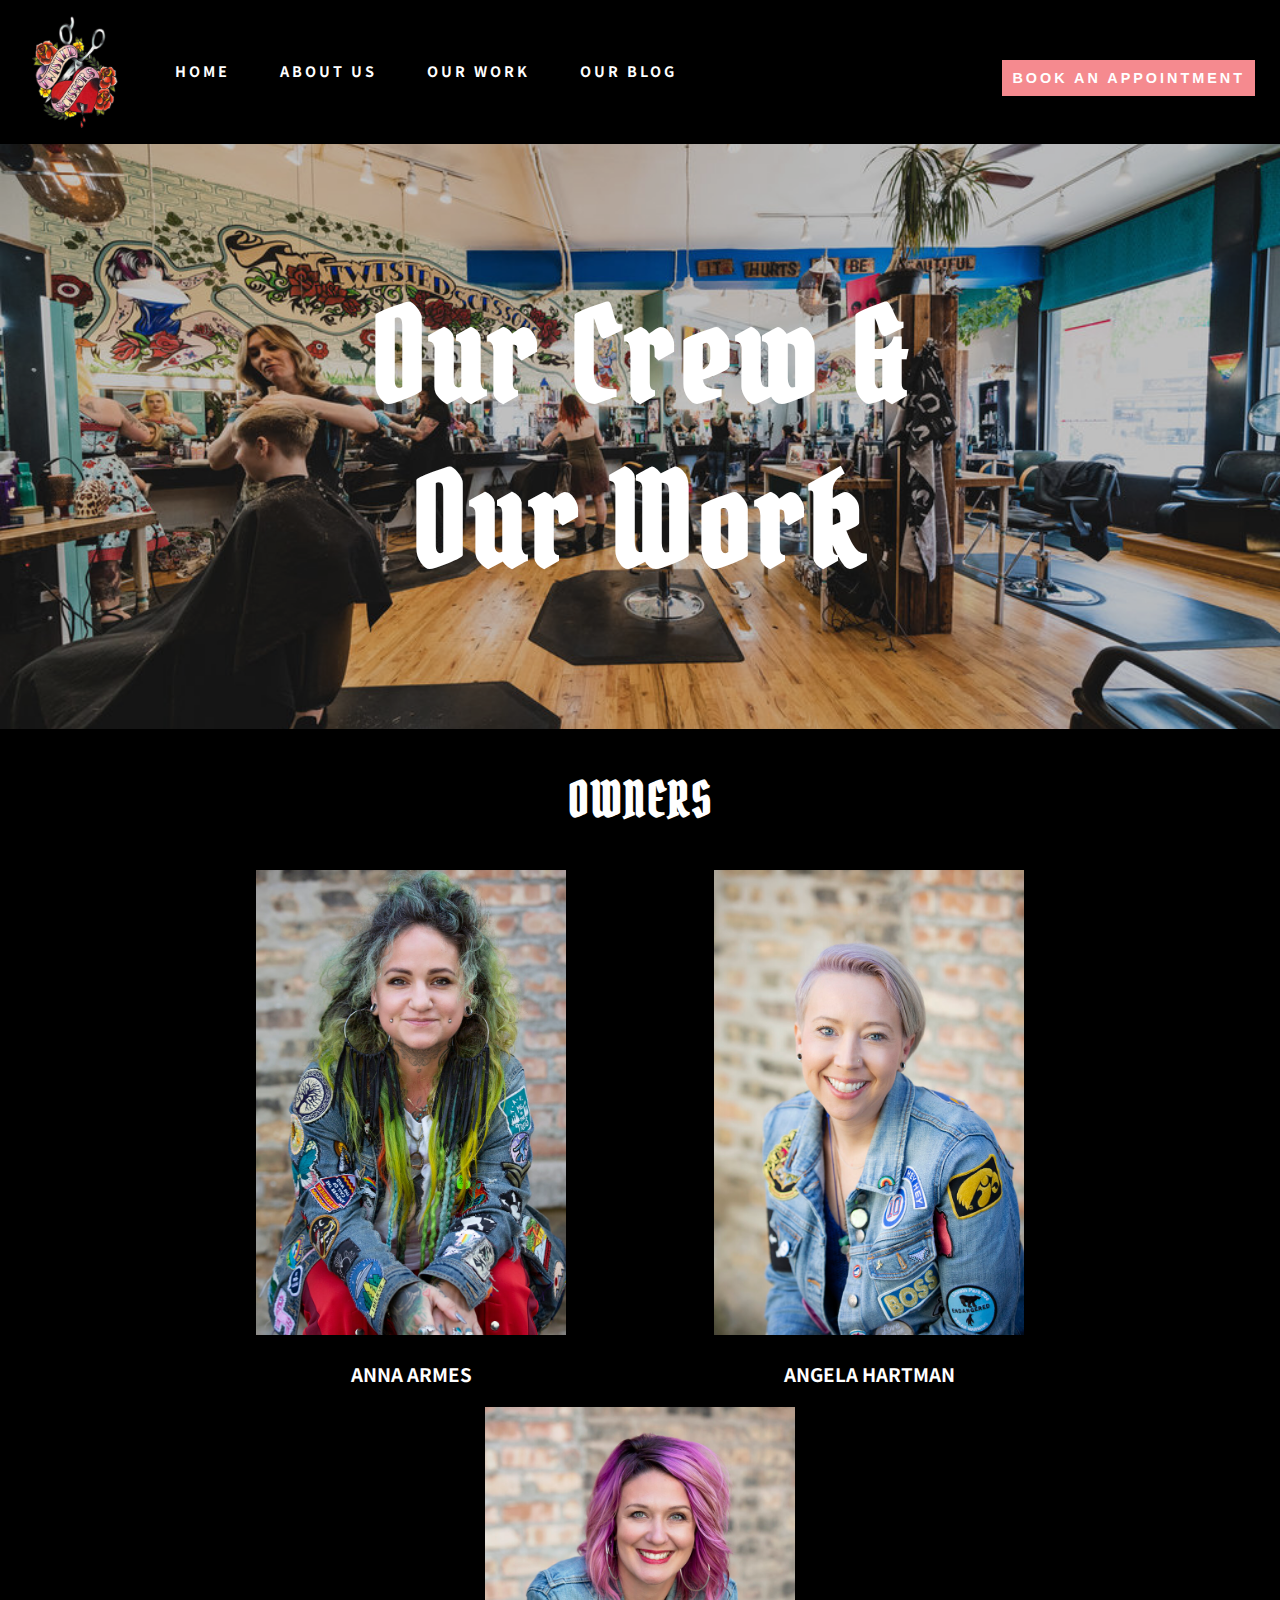
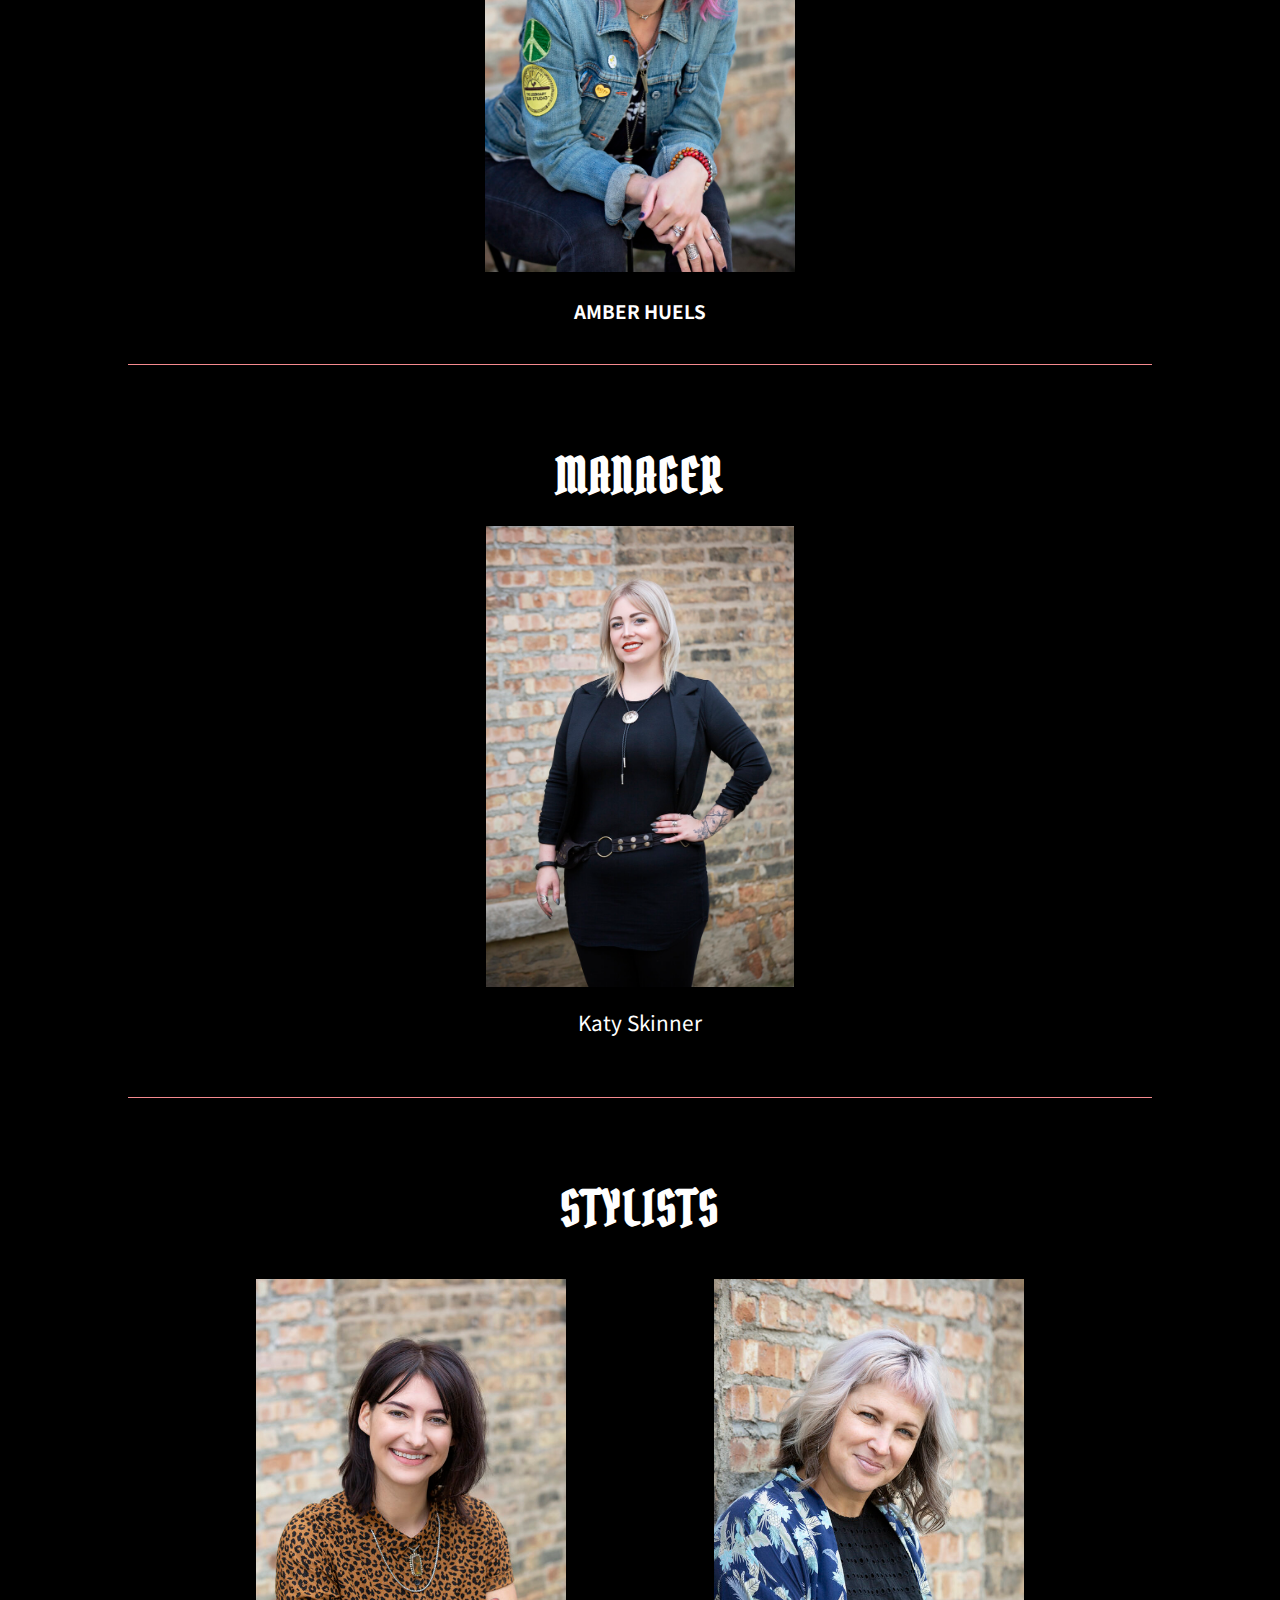
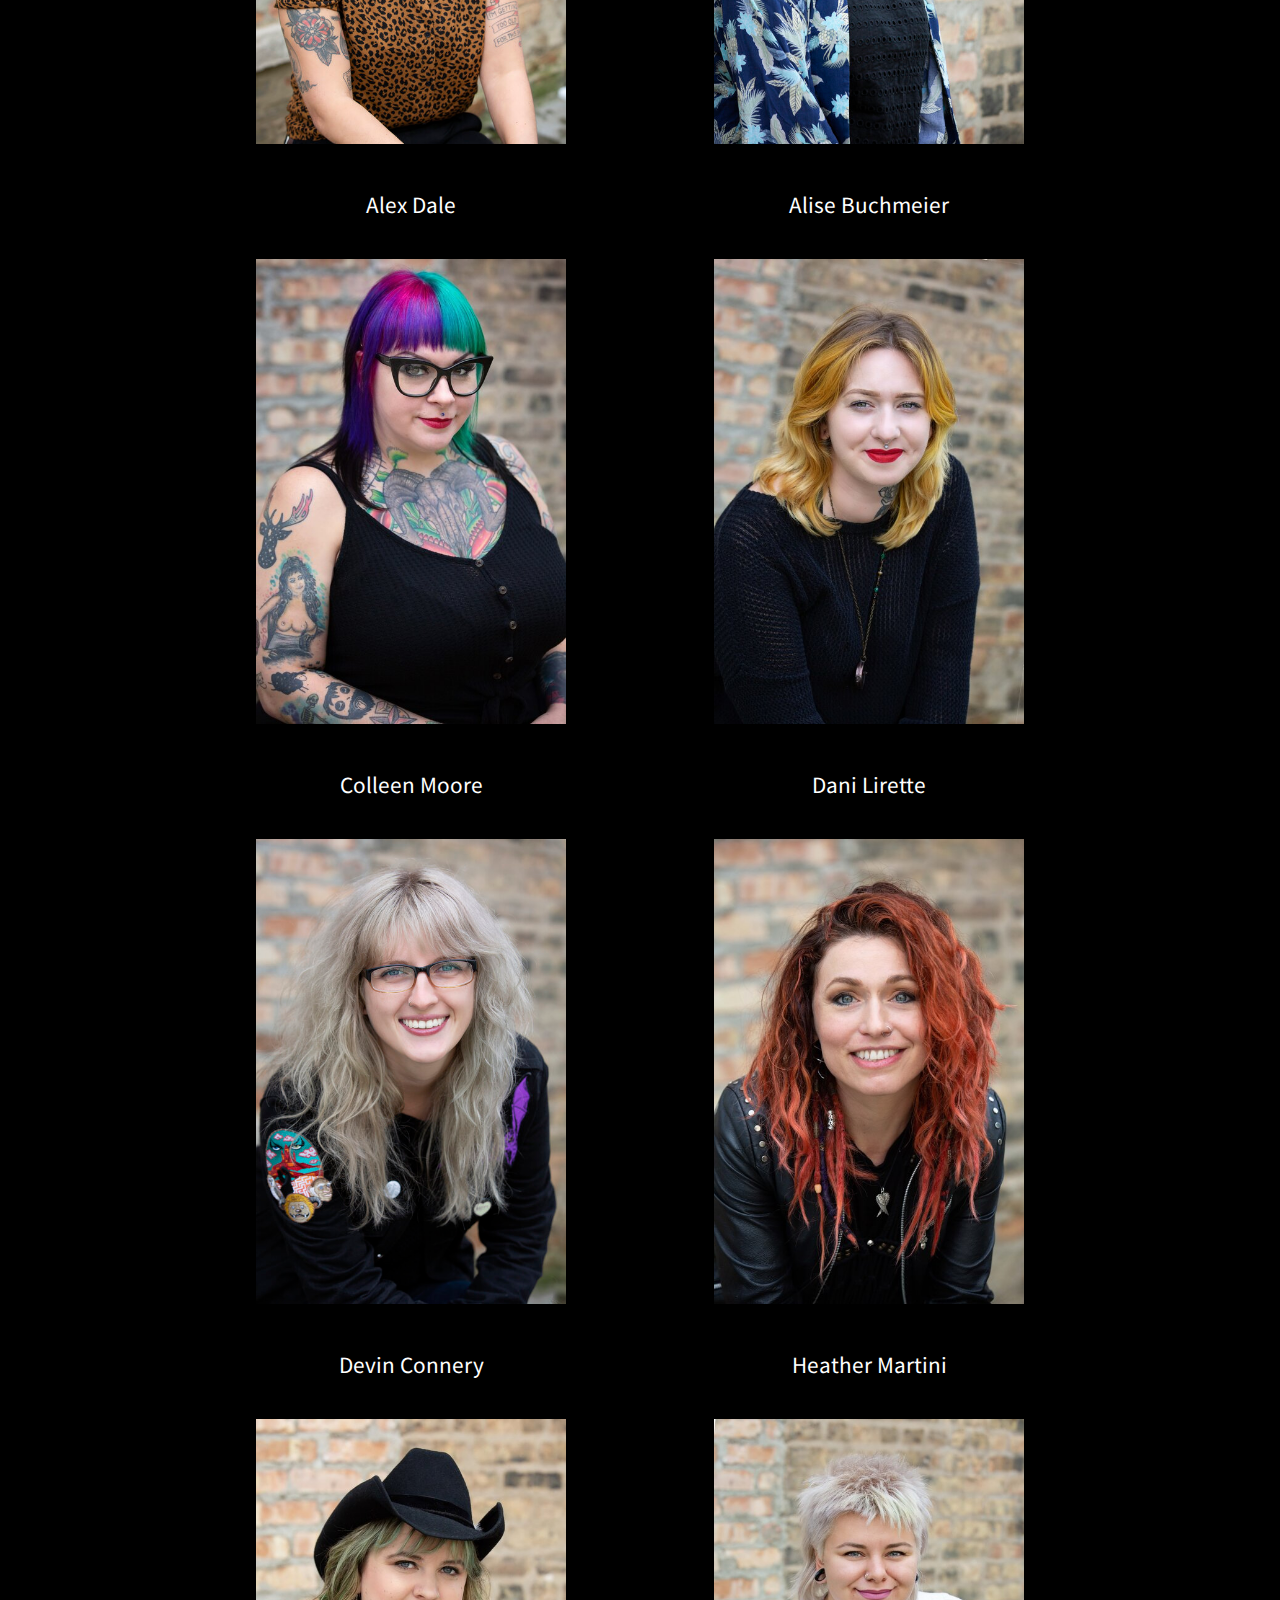
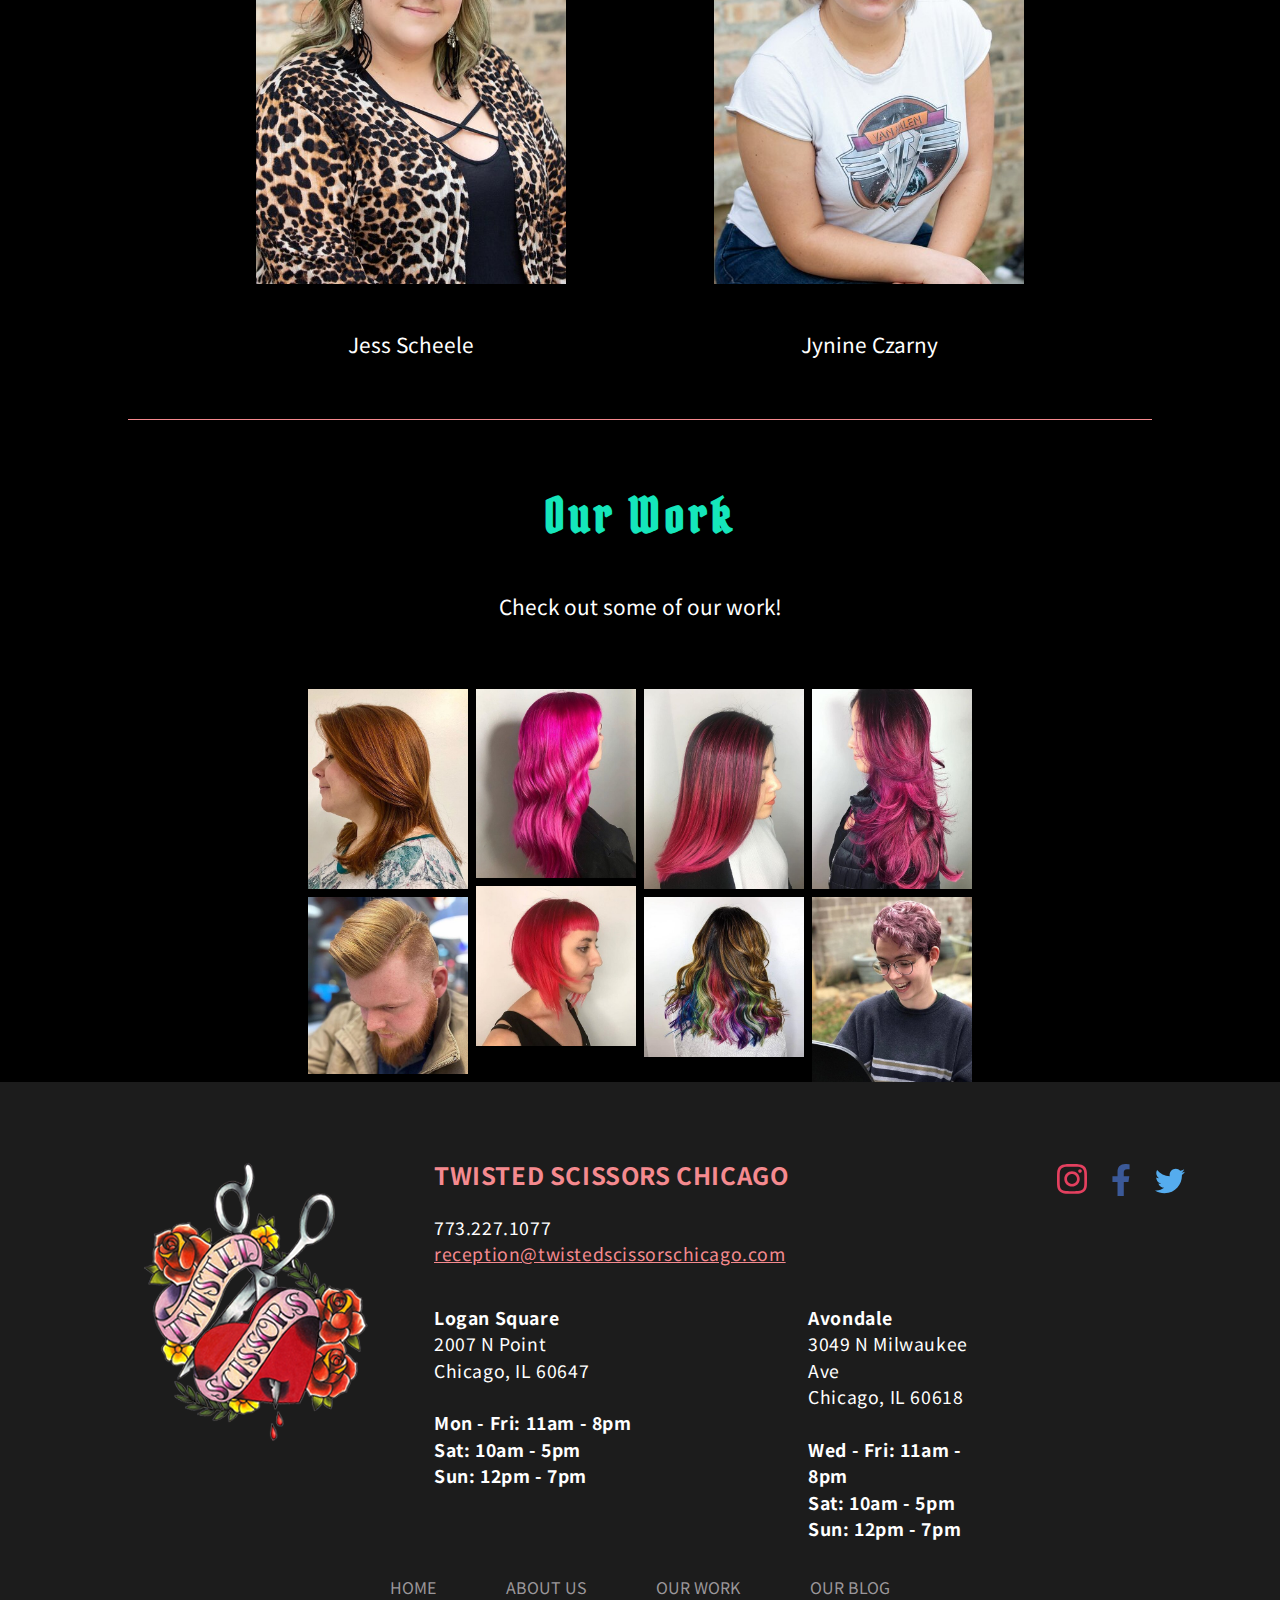
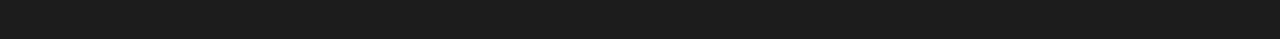
<file: gallery/gallery.html>
<!DOCTYPE html>
<html lang="en">
  <head>
    <meta charset="UTF-8" />
    <meta name="viewport" content="width=device-width, initial-scale=1.0" />
    <link rel="stylesheet" href="../styles.css" />
    <link rel="stylesheet" href="./gallery-styles.css" />
    <title>Our Crew & Our Work</title>
  </head>
  <body>
    <header>
      <div class="nav-container">
        <nav>
          <div class="menu-toggle" id="mobile-menu">
            <span class="bar"></span>
            <span class="bar"></span>
            <span class="bar"></span>
          </div>
          <div class="nav-menu">
            <a href="../index.html"><img src="../images/logo.png" class="logo" alt="twisted scissors logo" /></a>
            <a class="nav-link" href="../index.html">Home</a>
            <a class="nav-link" href="../about/about.html">About Us</a>

            <a class="nav-link" href="../gallery/gallery.html">Our Work</a>
            <a class="nav-link" href="../blog/blog.html">Our Blog</a>
            <a class="nav-link nav-button" href="../contact/contact.html"><button class="contact">Book An Appointment</button></a>
          </div>
        </nav>
      </div>
    </header>
    <main>
      <div class="text">
        <h1>Our Crew & Our Work</h1>
      </div>
      <div class="index-gallery"></div>
      <div class="crew-container">
        <h2 class="title">OWNERS</h2>
        <div class="owners">
          <div>
            <img src="../images/AnnaArmes.jpg" alt="Anna Armes" />
            <h3>ANNA ARMES</h3>
          </div>
          <div>
            <img src="../images/Angela.jpeg" alt="Angela Hartman" />
            <h3>ANGELA HARTMAN</h3>
          </div>
          <div>
            <img src="../images/Amber.jpeg" alt="Amber Huels" />
            <h3>AMBER HUELS</h3>
          </div>
        </div>
        <hr />
        <h2 class="title">MANAGER</h2>
        <div class="manager">
          <img src="../images/KatySkinner.jpg" alt="Katy Skinner" />
          <p>Katy Skinner</p>
        </div>
        <hr />
        <h2 class="title">STYLISTS</h2>
        <div class="stylists">
          <div>
            <img src="../images/AlexDale.jpg" alt="Alex Dale" />
            <p>Alex Dale</p>
          </div>
          <div>
            <img src="../images/AliseBuchmeier.jpg" alt="Alise Buchmeier" />
            <p>Alise Buchmeier</p>
          </div>
          <div>
            <img src="../images/ColleenMoore.jpg" alt="Colleen Moore" />
            <p>Colleen Moore</p>
          </div>
          <div>
            <img src="../images/DaniLirette.jpg" alt="Dani Lirette" />
            <p>Dani Lirette</p>
          </div>
          <div>
            <img src="../images/image-asset.jpeg" alt="Devin Connery" />
            <p>Devin Connery</p>
          </div>
          <div>
            <img src="../images/HeatherMartini.jpg" alt="Heather Martini" />
            <p>Heather Martini</p>
          </div>
          <div>
            <img src="../images/JessScheele.jpg" alt="Jess Scheele" />
            <p>Jess Scheele</p>
          </div>
          <div>
            <img src="../images/JynineCzarny.jpg" alt="Jynine Czarny" />
            <p>Jynine Czarny</p>
          </div>
        </div>
        <hr />
      </div>
      <div class="work-gallery">
        <h1 class="bio-title">Our Work</h1>
        <p class="bio-text">Check out some of our work!</p>
        <div class="gallery">
          <div class="row">
            <div class="column">
              <div class="container">
                <img class="image" src="../images/gal-1.jpeg" alt="" />
              </div>
              <div class="container">
                <img class="image" src="../images/gal-2.jpeg" alt="" />
              </div>
            </div>
            <div class="column">
              <div class="container">
                <img class="image" src="../images/gal-3.jpeg" alt="" />
              </div>
              <div class="container">
                <img class="image" src="../images/gal-4.jpeg" alt="" />
              </div>
            </div>
            <div class="column">
              <div class="container">
                <img class="image" src="../images/gal-5.jpeg" alt="" />
              </div>
              <div class="container">
                <img class="image" src="../images/gal-6.jpeg" alt="" />
              </div>
            </div>
            <div class="column">
              <div class="container">
                <img class="image" src="../images/gal-7.jpeg" alt="" />
              </div>
              <div class="container">
                <img class="image" src="../images/gal-8.jpeg" alt="" />
              </div>
            </div>
          </div>
        </div>
      </div>
      <footer>
        <div class="footer-row">
          <div class="footer-logo"><img src="../images/logo.png" class="" alt="twisted scissors logo" /></div>
          <div class="contact-col">
            <div class="footer-title">
              <h4>TWISTED SCISSORS CHICAGO</h4>
              <br />773.227.1077 <br /><a href="mailto:reception@twistedscissorschicago.com">reception@twistedscissorschicago.com</a>
            </div>
            <div class="logan">
              <strong>Logan Square</strong><br />
              2007 N Point<br />
              Chicago, IL 60647<br /><br />

              <strong
                >Mon - Fri: 11am - 8pm<br />
                Sat: 10am - 5pm<br />
                Sun: 12pm - 7pm</strong
              >
            </div>

            <div class="avondale">
              <strong>Avondale</strong><br />
              3049 N Milwaukee Ave<br />
              Chicago, IL 60618<br /><br />

              <strong
                >Wed - Fri: 11am - 8pm<br />
                Sat: 10am - 5pm<br />
                Sun: 12pm - 7pm</strong
              >
            </div>
          </div>
          <div class="social">
            <a href="https://www.instagram.com/twistedscissorschicago/"><img src="../images/instagram-brands.svg" /></a>
            <a href="https://www.facebook.com/TwistedScissorsChicago/"><img class="facebook" src="../images/facebook-f-brands.svg" /></a>
            <a href="https://twitter.com/twistedscissor5?lang=en"><img src="../images/twitter-brands.svg" /></a>
          </div>
        </div>
        <div class="footer-nav">
          <a href="../index.html">HOME</a>
          <a href="../about/about.html">ABOUT US</a>
          <a href="../gallery/gallery.html">OUR WORK</a>
          <a href="../blog/blog.html">OUR BLOG</a>
        </div>
      </footer>
    </main>
    <script src="../scripts.js"></script>
  </body>
</html>
</file>
<file: styles.css>
@import url("https://fonts.googleapis.com/css2?family=Pirata+One&display=swap");
@import url("https://fonts.googleapis.com/css2?family=Noto+Sans+JP:wght@300;400;500;700&display=swap");

* {
  margin: 0;
  box-sizing: border-box;
}

body {
  background: black;
  color: white;
  font-family: "Noto Sans JP", sans-serif;
}

h1 {
  font-size: 5rem;
  font-family: "Pirata One", cursive;
  letter-spacing: 4px;
}

h2 {
  font-size: 3rem;
  font-family: "Pirata One", cursive;
  letter-spacing: 2px;
}

p {
  font-size: 1.3rem;
}

hr {
  display: block;
  height: 1px;
  border: 0;
  width: 50%;
  border-top: 1px solid #f58a8f;
  margin: 1em auto;
  padding: 0;
}

footer {
  background: #1c1c1c;
}

.carousel-inner img {
  width: 100%;
  height: 100%;
  filter: brightness(0.7);
}

.carousel-inner {
  position: relative;
  width: 100%;
  height: 82vh;
  overflow: hidden;
}

.logo {
  width: 150px;
  height: 100%;
  justify-content: flex-start;
  padding: 1rem 2rem;
  pointer-events: none;
}

.nav-container {
  display: flex;
  width: 100%;
}

.nav-menu {
  display: flex;
  justify-content: flex-start;
  width: 100%;
  font-family: "Noto Sans JP", sans-serif;
}

header {
  display: flex;
  width: 100%;
  position: relative;
  background-color: black;
}

.nav-link {
  height: 10%;
  width: auto;
  color: white;
  letter-spacing: 3px;
  font-weight: bold;
  text-transform: uppercase;
  font-size: 0.9rem;
  background: transparent;
  margin: 60px 25px 18px 25px;
  text-decoration: none;
}

.nav-button {
  margin-left: auto;
}

.contact {
  box-shadow: none;
  border: 0;
  background-color: #f58a8f;
  width: auto;
  color: white;
  letter-spacing: 3px;
  font-weight: bold;
  text-transform: uppercase;
  font-size: 0.9rem;
  padding: 10px;
  cursor: pointer;
}

.contact:hover {
  background-color: rgba(245, 138, 143, 0.8);
}

nav {
  display: flex;
  justify-content: flex-start;
  width: 100%;
}

.menu-toggle .bar {
  width: 25px;
  height: 3px;
  margin: 5px auto;
  transition: all 0.3s ease-in-out;
  background: white;
}

.text {
  color: white;
  z-index: 9;
  position: absolute;
  top: 50%;
  left: 50%;
  transform: translateX(-50%) translateY(-50%);
  /* -webkit-transform: translate(-50%, -50%);
  -ms-transform: translate(-50%, -50%);
  transform: translate(-50%, -50%); */
  text-align: center;
}

.carousel-caption {
  top: 20%;
  bottom: 0;
}

.text h1 {
  padding-bottom: 25px;
}

.text-link {
  text-decoration: none;
  color: white;
}

.caption-title {
  font-size: 7rem;
}

.index-img {
  width: 100%;
  height: 82vh;
  filter: brightness(0.7);
}

.parallax {
  /* Set a specific height */
  height: 700px;
  width: 100%;
  /* Create the parallax scrolling effect */
  background-attachment: fixed;
  background-position: center;
  background-repeat: no-repeat;
  background-size: cover;
}

.tattoo {
  background-image: url("./images/parallax.jpg");
}

.windows {
  background-image: url("./images/windows.jpg");
}

.bio {
  padding: 120px 300px 60px;
  margin: 0 auto;
  text-align: center;
}

.bio > img {
  width: 100%;
  max-width: 750px;
  margin-bottom: 35px;
}

.contact-form-main {
  padding: 120px 300px 60px;
  margin: 0 auto;
}

.work-gallery {
  padding: 25px 300px 0;
  margin: 0 auto;
  text-align: center;
}

.services {
  padding: 120px 0 40px;
  display: flex;
  flex-direction: row;
  justify-content: space-evenly;
}

.services > img {
  width: 100%;
  max-width: 750px;
  margin-bottom: 35px;
}

.bio-title {
  font-size: 3rem;
  color: #15e6bb;
  text-align: center;
}

.bio-text {
  padding: 25px 60px 40px;
}

button {
  color: #15e6bb;
  background: black;
  border: 1px solid #15e6bb;
  padding: 15px 40px;
  transition: 0.3s ease-in;
}

button:hover {
  color: black;
  background: #15e6bb;
}

.text-link button {
  color: black;
  background: #15e6bb;
  border: 1px solid #15e6bb;
  padding: 15px 40px;
  transition: 0.3s ease-in;
  margin-top: 20px;
}

.text-link button:hover {
  transform: scale(1.05);
}

.row {
  display: flex;
  flex-wrap: wrap;
  justify-content: center;
  padding: 0 4px;
}

/* Create four equal columns that sits next to each other */
.column {
  flex: 22%;
  max-width: 25%;
  padding: 0 4px;
}

.column img {
  margin-top: 8px;
  vertical-align: middle;
  width: 100%;
}

.container {
  position: relative;
  width: 100%;
}

.service-row {
  position: relative;
  width: 100%;
  display: flex;
  flex-direction: row;
  justify-content: space-evenly;
}

.service-row > img {
  width: 100%;
  max-width: 675px;
  margin-bottom: 35px;
}

.image {
  display: block;
  width: 100%;
  height: auto;
}

.container:hover .overlay {
  opacity: 0.7;
}

.overlay-text {
  color: white;
  display: flex;
  flex-direction: column;
  font-size: 20px;
  position: absolute;
  top: 50%;
  left: 50%;
  -webkit-transform: translate(-50%, -50%);
  -ms-transform: translate(-50%, -50%);
  transform: translate(-50%, -50%);
  text-align: center;
}

.overlay-text button {
  color: white;
  font-size: 4rem;
  padding: 15px 20px;
  border: none;
  background: #15e6bb;
  margin-bottom: 15px;
  font-family: "Pirata One", cursive;
}

.footer-row {
  display: grid;
  grid-template-columns: 25% 55% 20%;
  grid-gap: 50px;
  width: 80%;
  margin: 0 auto;
  padding: 80px 0 20px;
}
.footer-logo {
  grid-column: 1/2;
  margin: 0 auto;
}
.contact-col {
  grid-column: 2/3;
  display: grid;
  grid-gap: 25px;
  grid-template-columns: 62% 1fr;
  grid-template-rows: 30% 50% 20%;
  line-height: 1.65rem;
  font-size: 1.1rem;
  letter-spacing: 0.6px;
}

.footer-title {
  grid-column: 1/3;
  grid-row: 1/2;
}

.footer-title h4 {
  color: #f58a8f;
  font-size: 1.5rem;
}

.footer-title a {
  color: #f58a8f;
}

.logan {
  grid-column: 1/2;
  grid-row: 2/3;
}

.avondale {
  grid-column: 2/3;
  grid-row: 2/3;
}

.footer-nav {
  display: flex;
  flex-direction: row;
  width: 50%;
  margin: 0 auto;
  padding: 0 0 40px;
  justify-content: space-evenly;
  align-items: center;
  color: #9b979a;
}

.footer-nav a {
  color: #9b979a;
  text-decoration: none;
}

.social {
  grid-column: 3/4;
}

.social img {
  width: 30px;
  margin: 0 10px;
}

.facebook {
  width: 20px !important;
}

form {
  display: block;
  margin: 0 auto;
  padding: 20px 20px;
  color: white;
  background: black;
}

label {
  margin-bottom: 5px;
  display: inline-block;
  font-size: 1.5rem;
}

input {
  margin-right: 20px;
  font-size: 1.5rem;
}

textarea {
  width: 100%;
  font-size: 1.5rem;
}

.form-text {
  width: 100%;
  height: 50px;
}

.home-submit {
  font-size: 1.4rem;
}

@media screen and (max-width: 1136px) {
  .form-text {
    width: 100%;
    height: 50px;
  }
  textarea {
    width: 100%;
  }
}

/* Responsive layout - makes a two column-layout instead of four columns */
@media screen and (max-width: 800px) {
  .column {
    flex: 50%;
    max-width: 50%;
  }
  main {
    padding-top: 75px;
  }
}

/* Responsive layout - makes the two columns stack on top of each other instead of next to each other */
@media screen and (max-width: 600px) {
  .column {
    flex: 100%;
    max-width: 50%;
  }
}

@media screen and (max-width: 768px) {
  header {
    position: relative;
  }
  .caption-title {
    font-size: 2.5rem;
    width: 100%;
  }

  .services {
    padding: 40px 0 40px;
  }

  .nav-menu {
    flex-direction: column;
    position: absolute;
    top: 70px;
    padding: 0;
    z-index: 999;
    background-color: black;
    left: -100%;
    opacity: 0;
    transition: all 0.5s ease;
  }

  .nav-menu.active {
    background: #ffb7b7;
    left: 0;
    opacity: 1;
    transition: all 0.5s ease;
  }
  .nav-link {
    font-size: 1.2rem;
    text-align: center;
    line-height: 30px;
    width: 100%;
    display: table;
    margin: 20px 0;
  }
  .nav-link:hover {
    background-color: #ffb7b7;
    color: white;
    transition: all 0.4s ease-out;
  }
  .nav-link-btn {
    border: none;
    padding: 0;
    border-radius: 0;
    background: black;
    color: white;
    transition: all 0.4s ease-out;
  }

  .nav-link-btn:hover {
    border: none;
    padding: 0;
    border-radius: 0;
    background: black;
    color: white;
    transition: all 0.4s ease-out;
  }
  #mobile-menu {
    position: absolute;
    top: 60%;
    left: 5%;
    transform: translate(5%, 60%);
  }
  .menu-toggle .bar {
    display: block;
    cursor: pointer;
  }

  .menu-toggle:hover {
    cursor: pointer;
  }
  #mobile-menu.is-active .bar:nth-child(2) {
    opacity: 0;
  }
  #mobile-menu.is-active .bar:nth-child(1) {
    transform: translateY(8px) rotate(45deg);
  }
  #mobile-menu.is-active .bar:nth-child(3) {
    transform: translateY(-8px) rotate(-45deg);
  }

  .logo {
    justify-content: center;
    align-items: center;
    margin: 0 auto;
  }

  .bio {
    padding: 20px 20px 60px;
  }

  .contact-form-main {
    padding: 20px 20px;
  }

  .work-gallery {
    padding: 20px 0;
  }
  .services {
    flex-direction: column;
  }

  .text-link {
    padding: 0;
  }

  .index-img {
    height: 40vh;
  }

  .text {
    top: 28%;
  }

  .text h1 {
    padding-bottom: 0;
  }

  .footer-row {
    display: flex;
    flex-direction: column;
  }

  .contact-col {
    grid-template-columns: 1fr 1fr;
  }

  .footer-nav {
    width: 90%;
  }

  .contact {
    font-size: 1.2rem;
  }

  .carousel-inner {
    position: relative;
    width: 100%;
    height: auto;
    overflow: hidden;
  }
}
</file>
<file: about/about-styles.css>
h1 {
  font-size: 8rem;
}

.bio {
  text-align: start;
  align-items: center;
  justify-content: center;
  display: flex;
  flex-direction: column;
  padding: 40px 0 60px;
  width: 50%;
}

.index-gallery {
  width: 100%;
  height: 65vh;
  filter: brightness(1);
  background-image: url("../images/about-banner.jpg");
  background-position: top;
  background-size: cover;
}

@media screen and (max-width: 768px) {
  h1 {
    font-size: 5rem;
    padding: 0;
  }
  .index-gallery {
    width: 100%;
    height: 25vh;
  }
  .bio {
    width: 100%;
    padding: 0;
  }

  .text {
    top: 22%;
    left: 50%;
    transform: translateX(-50%) translateY(-50%);
  }

  .text h1 {
    padding-bottom: 25px;
  }
}
</file>
<file: blog/blog-styles.css>
h1 {
  font-size: 8rem;
}

.bio {
  text-align: start;
  align-items: center;
  justify-content: center;
  display: flex;
  flex-direction: column;
  padding: 40px 0 60px;
  width: 70%;
}

.blog-post {
  display: grid;
  grid-template-columns: 50% 1fr;
  padding: 15px 0;
}

.blog-post img {
  width: 80%;
  margin: 0 auto;
  grid-column: 1/2;
}

.blog-post button {
  width: 35%;
  margin-top: 25px;
}

.blog-text {
  grid-column: 2/3;
  display: flex;
  flex-direction: column;
}

.index-gallery {
  width: 100%;
  height: 65vh;
  filter: brightness(0.8);
  background-image: url("../images/blog.jpg");
  background-position: center;
  background-size: cover;
}

@media screen and (max-width: 768px) {
  h1 {
    font-size: 5rem;
    padding: 0;
  }
  h2 {
    padding: 10px 0 5px;
  }

  .index-gallery {
    width: 100%;
    height: 25vh;
  }
  .bio {
    width: 100%;
    padding: 0;
  }

  .text {
    top: 22%;
    left: 50%;
    transform: translateX(-50%) translateY(-50%);
  }

  .text h1 {
    padding-bottom: 25px;
  }

  .blog-post img {
    width: 100%;
    margin: 0 auto;
    grid-column: 1/2;
  }

  .blog-post button {
    width: 55%;
    margin-top: 25px;
    font-size: 1.2rem;
  }

  .blog-post {
    display: flex;
    flex-direction: column;
    padding: 15px 25px;
  }
}
</file>
<file: contact/contact-styles.css>
h1 {
  font-size: 8rem;
}

h2 {
  font-size: 4rem;
  color: #15e6bb;
  margin-bottom: 20px;
}

p {
  margin: 20px 0;
}

.main-container {
  text-align: start;
  display: grid;
  grid-template-columns: 50% 1fr;
  flex-direction: column;
  padding: 40px 0 60px;
  width: 100%;
}

.locations {
  grid-column: 1/2;
  padding: 40px 80px;
}

.contact-form {
  grid-column: 2/3;
}

.form-text {
  width: 500px;
  height: 50px;
}

.form-wrapper .field-list .field .field-element {
  width: 100%;
  padding: 12px;
  margin: 6px 0 4px;
  border: 1px solid #ccc;
  background: #fafafa;
  color: #000;
  font-family: sans-serif;
  font-size: 12px;
  line-height: normal;
  box-sizing: border-box;
  border-radius: 2px;
}

.form-wrapper .field-list .field .caption {
  font-size: 12px;
}

.index-gallery {
  width: 100%;
  height: 65vh;
  filter: brightness(1);
  background-image: url("../images/contact-banner.jpg");
  background-position: top;
  background-size: cover;
}

form {
  display: block;
  margin: 0 auto;
  padding: 20px 20px;
  color: white;
  background: black;
}

label {
  margin-bottom: 5px;
  display: inline-block;
  font-size: 1.5rem;
}

input {
  margin-right: 20px;
  font-size: 1.5rem;
}

textarea {
  width: 500px;
  font-size: 1.5rem;
}

@media screen and (max-width: 1136px) {
  .form-text {
    width: 100%;
    height: 50px;
  }
  textarea {
    width: 100%;
  }
}

@media screen and (max-width: 768px) {
  h1 {
    font-size: 5rem;
    padding: 0;
  }

  button {
    width: 250px;
    height: 80px;
    font-size: 2rem;
  }

  .index-gallery {
    width: 100%;
    height: 25vh;
  }
  .bio {
    width: 100%;
    padding: 0;
  }

  .text {
    top: 22%;
    left: 50%;
    transform: translateX(-50%) translateY(-50%);
  }

  .text h1 {
    padding-bottom: 25px;
  }

  .main-container {
    display: flex;
    flex-direction: column;
  }
}
</file>
<file: gallery/gallery-styles.css>
h1 {
  font-size: 8rem;
}

hr {
  width: 100%;
  margin: 40px 0;
}

p {
  margin: 20px 0;
}

.title {
  text-align: center;
  padding: 40px 0 20px;
}

.bio {
  text-align: start;
  align-items: center;
  justify-content: center;
  display: flex;
  flex-direction: column;
  padding: 40px 0 60px;
  width: 50%;
}

.index-gallery {
  width: 100%;
  height: 65vh;
  filter: brightness(0.8);
  background-image: url("../images/our-crew.jpg");
  background-position: center;
  background-size: cover;
}

.crew-container {
  display: flex;
  flex-direction: column;
  width: 80%;
  margin: 0 auto;
}

.owners,
.stylists {
  display: flex;
  flex-direction: row;
  flex-wrap: wrap;
  justify-content: space-evenly;
  text-align: center;
}

.owners img,
.stylists img {
  width: 350px;
  padding: 20px;
}

.manager {
  display: flex;
  flex-direction: column;
  justify-content: center;
  align-items: center;
  text-align: center;
}

.manager img {
  width: 30%;
  height: 20%;
  object-fit: cover;
  object-position: 20% 10%;
}

@media screen and (max-width: 768px) {
  h1 {
    font-size: 3rem;
    padding: 0;
  }
  .index-gallery {
    width: 100%;
    height: 25vh;
  }
  .bio {
    width: 100%;
    padding: 0;
  }

  .text {
    top: 22%;
    left: 50%;
    transform: translateX(-50%) translateY(-50%);
  }

  .text h1 {
    padding-bottom: 0;
  }

  .crew-container {
    width: 100%;
  }

  .owners,
  .stylists {
    flex-direction: column;
  }

  .owners img {
    width: 350px;
  }

  .manager img {
    width: 350px;
  }

  .stylists img {
    padding: 0;
  }
}
</file>
